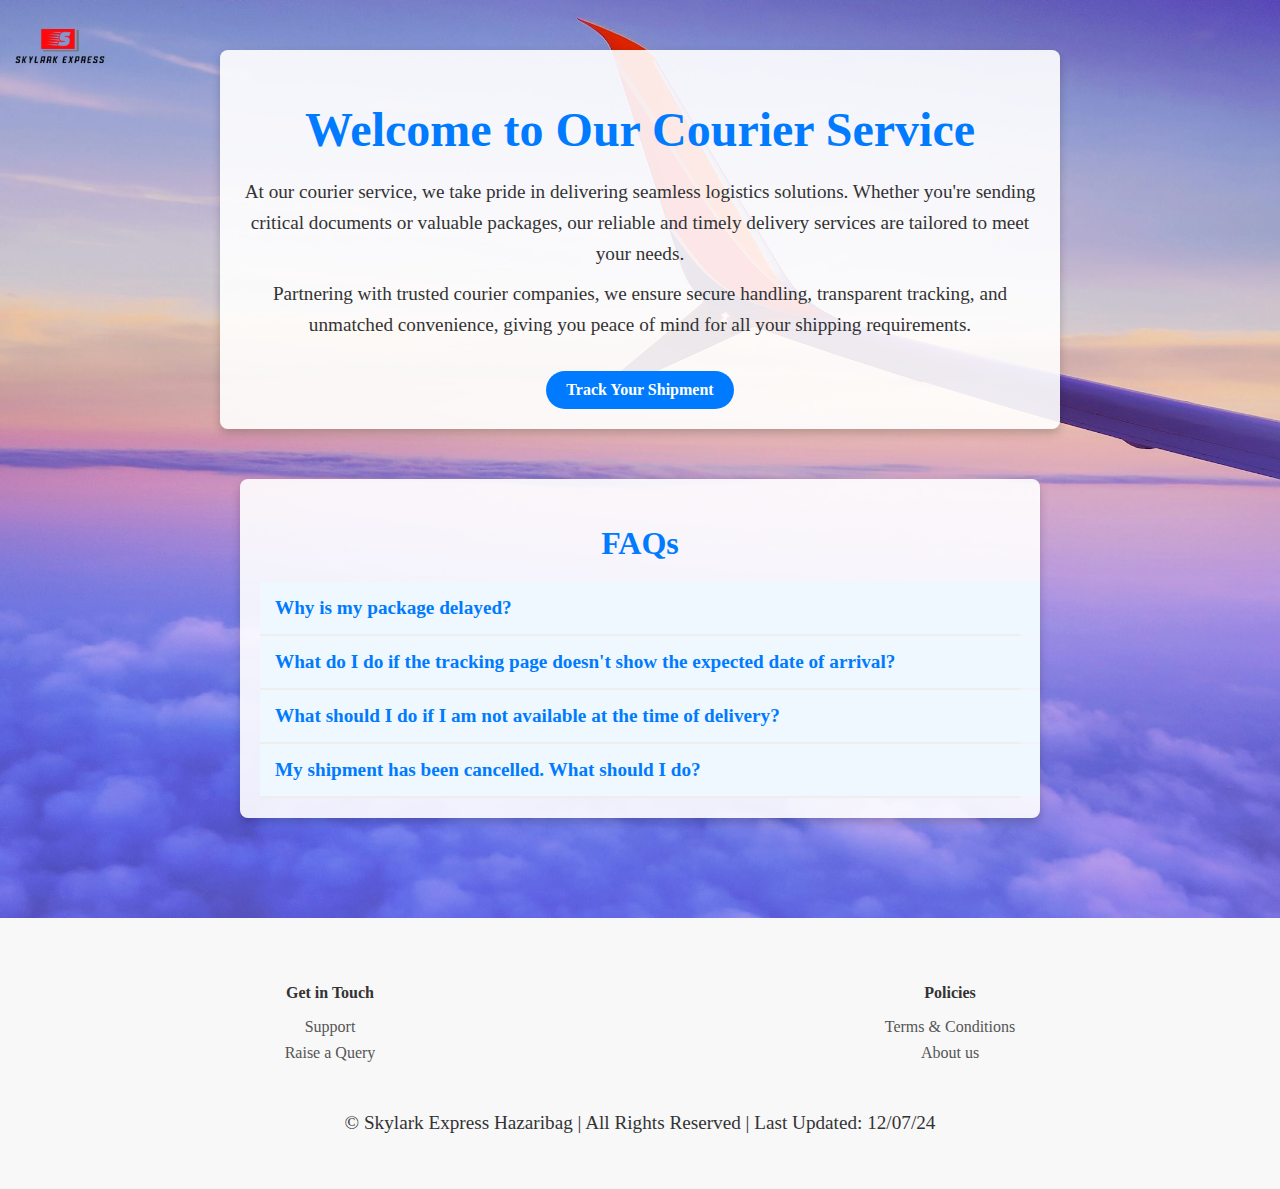
<file: index.html>
<!DOCTYPE html>
<html lang="en">
<head>
  <meta charset="UTF-8">
  <meta name="viewport" content="width=device-width, initial-scale=1.0">
  <title>Courier Service</title>
  <style>
    body {
      margin: 0;
      padding: 0;
      display: flex;
      flex-direction: column;
      min-height: 100vh;
      background-size: cover;
      background-image: url('assets/intro-bg.jpg');
    }

    .logo {
      position: absolute;
      top: 10px;
      left: 10px;
      width: 100px;
      height: auto;
    }

    .container {
      text-align: center;
      flex-grow: 1;
      padding: 50px 20px;
    }

    .intro-text {
      background: rgba(255, 255, 255, 0.9);
      padding: 20px;
      border-radius: 8px;
      box-shadow: 0 4px 10px rgba(0, 0, 0, 0.2);
      max-width: 800px;
      margin: 0 auto;
    }

    h1 {
      font-size: 3rem;
      color: #007BFF;
      margin-bottom: 20px;
    }

    p {
      font-size: 1.2rem;
      color: #333;
      line-height: 1.6;
      margin: 10px 0;
    }

    .btn {
      display: inline-block;
      margin-top: 20px;
      padding: 10px 20px;
      border: none;
      border-radius: 30px;
      color: white;
      background: #007BFF;
      text-decoration: none;
      font-size: 1rem;
      font-weight: bold;
      transition: background-color 0.3s ease, transform 0.3s ease;
    }

    .btn:hover {
      background-color: #0056b3;
      transform: scale(1.1);
    }

    .faq-container {
      max-width: 800px;
      margin: 50px auto;
      background: rgba(255, 255, 255, 0.9);
      padding: 20px;
      border-radius: 8px;
      box-shadow: 0 4px 10px rgba(0, 0, 0, 0.2);
      overflow: hidden; /* Ensures content stays inside */
      box-sizing: border-box; /* Includes padding in width */
    }


    .faq-title {
      text-align: center;
      font-size: 2rem;
      color: #007BFF;
      margin-bottom: 20px;
    }

    .faq-item {
      border-bottom: 2px solid #eee;
    }

    .faq-question {
      cursor: pointer;
      padding: 15px;
      font-size: 1.2rem;
      color: #007BFF;
      font-weight: bold;
      background-color: #f0f8ff;
      transition: background-color 0.3s ease;
      border: none;
      width: 100%;
      text-align: left;
    }

    .faq-question:hover {
      background-color: #cce4ff;
    }

    .faq-answer {
      max-height: 0;
      opacity: 0;
      overflow: hidden;
      transition: max-height 0.5s ease-out, opacity 0.5s ease-out;
      padding: 0 15px;
      font-size: 1rem;
      color: #333;
      line-height: 1.6;
    }

    .faq-answer.open {
      max-height: 200px;
      opacity: 1;
      padding: 15px;
    }

    footer {
      background-color: #f8f8f8;
      padding: 40px 20px;
      text-align: center;
    }

    .footer-container {
      display: flex;
      justify-content: space-between;
      flex-wrap: wrap;
    }

    .footer-section {
      flex: 1;
      min-width: 200px;
      margin: 10px;
    }

    .footer-section h3 {
      font-size: 16px;
      color: #333;
      margin-bottom: 10px;
    }

    .footer-section ul {
      list-style: none;
      padding: 0;
    }

    .footer-section ul li {
      margin-bottom: 8px;
    }

    .footer-section ul li a {
      text-decoration: none;
      color: #555;
    }

    .footer-section ul li a:hover {
      color: #000;
    }

    .footer-bottom {
      margin-top: 20px;
      font-size: 12px;
      color: #666;
      text-align: center;
    }
  </style>
</head>
<body>
  <img src="assets/logo.png" alt="Courier Service Logo" class="logo">
  <div class="container">
    <div class="intro-text">
      <h1>Welcome to Our Courier Service</h1>
      <p>At our courier service, we take pride in delivering seamless logistics solutions. Whether you're sending critical documents or valuable packages, our reliable and timely delivery services are tailored to meet your needs.</p>
      <p>Partnering with trusted courier companies, we ensure secure handling, transparent tracking, and unmatched convenience, giving you peace of mind for all your shipping requirements.</p>
      <a href="track.html" class="btn">Track Your Shipment</a>
    </div>

    <!-- FAQ Section -->
    <div class="faq-container">
      <h2 class="faq-title">FAQs</h2>
      <div class="faq-item">
        <div class="faq-question">Why is my package delayed?</div>
        <div class="faq-answer">Your delivery may get delayed due to unforeseen circumstances. A new delivery timeframe will be shared with you when you track your shipment on our website. In case you have additional questions or concerns, please raise a support ticket from here.
          You can contact us for further information +91-8092814641.</div>
      </div>
      <div class="faq-item">
        <div class="faq-question">What do I do if the tracking page doesn't show the expected date of arrival?</div>
        <div class="faq-answer">You can wait for 24hrs and if the problem still continues, report us the problem on the Support page.</div>
      </div>
      <div class="faq-item">
        <div class="faq-question">What should I do if I am not available at the time of delivery?</div>
        <div class="faq-answer">You can contact at +91 8092814641 and ask for futher details..</div>
      </div>
      <div class="faq-item">
        <div class="faq-question">My shipment has been cancelled. What should I do?</div>
        <div class="faq-answer">Please contact our support page to initiate the information or refund process.</div>
      </div>
    </div>
  </div>

  <footer>
    <div class="footer-container">
      <div class="footer-section">
        <h3>Get in Touch</h3>
        <ul>
          <li><a href="support.html">Support</a></li>
          <li><a href="query.html">Raise a Query</a></li>
        </ul>
      </div>
      <div class="footer-section">
        <h3>Policies</h3>
        <ul>
          <li><a href="t&m.html">Terms & Conditions</a></li>
          <li><a href="aboutus.html">About us</a></li>
        </ul>
      </div>
    </div>
    <div class="footer-bottom">
      <p>© Skylark Express Hazaribag | All Rights Reserved | Last Updated: 12/07/24</p>
    </div>
  </footer>

  <script>
    const faqItems = document.querySelectorAll('.faq-item');

    faqItems.forEach(item => {
      const question = item.querySelector('.faq-question');
      const answer = item.querySelector('.faq-answer');

      question.addEventListener('click', () => {
        const isOpen = answer.classList.contains('open');
        document.querySelectorAll('.faq-answer').forEach(ans => ans.classList.remove('open'));
        if (!isOpen) {
          answer.classList.add('open');
        }
      });
    });
  </script>
</body>
</html>
</file>
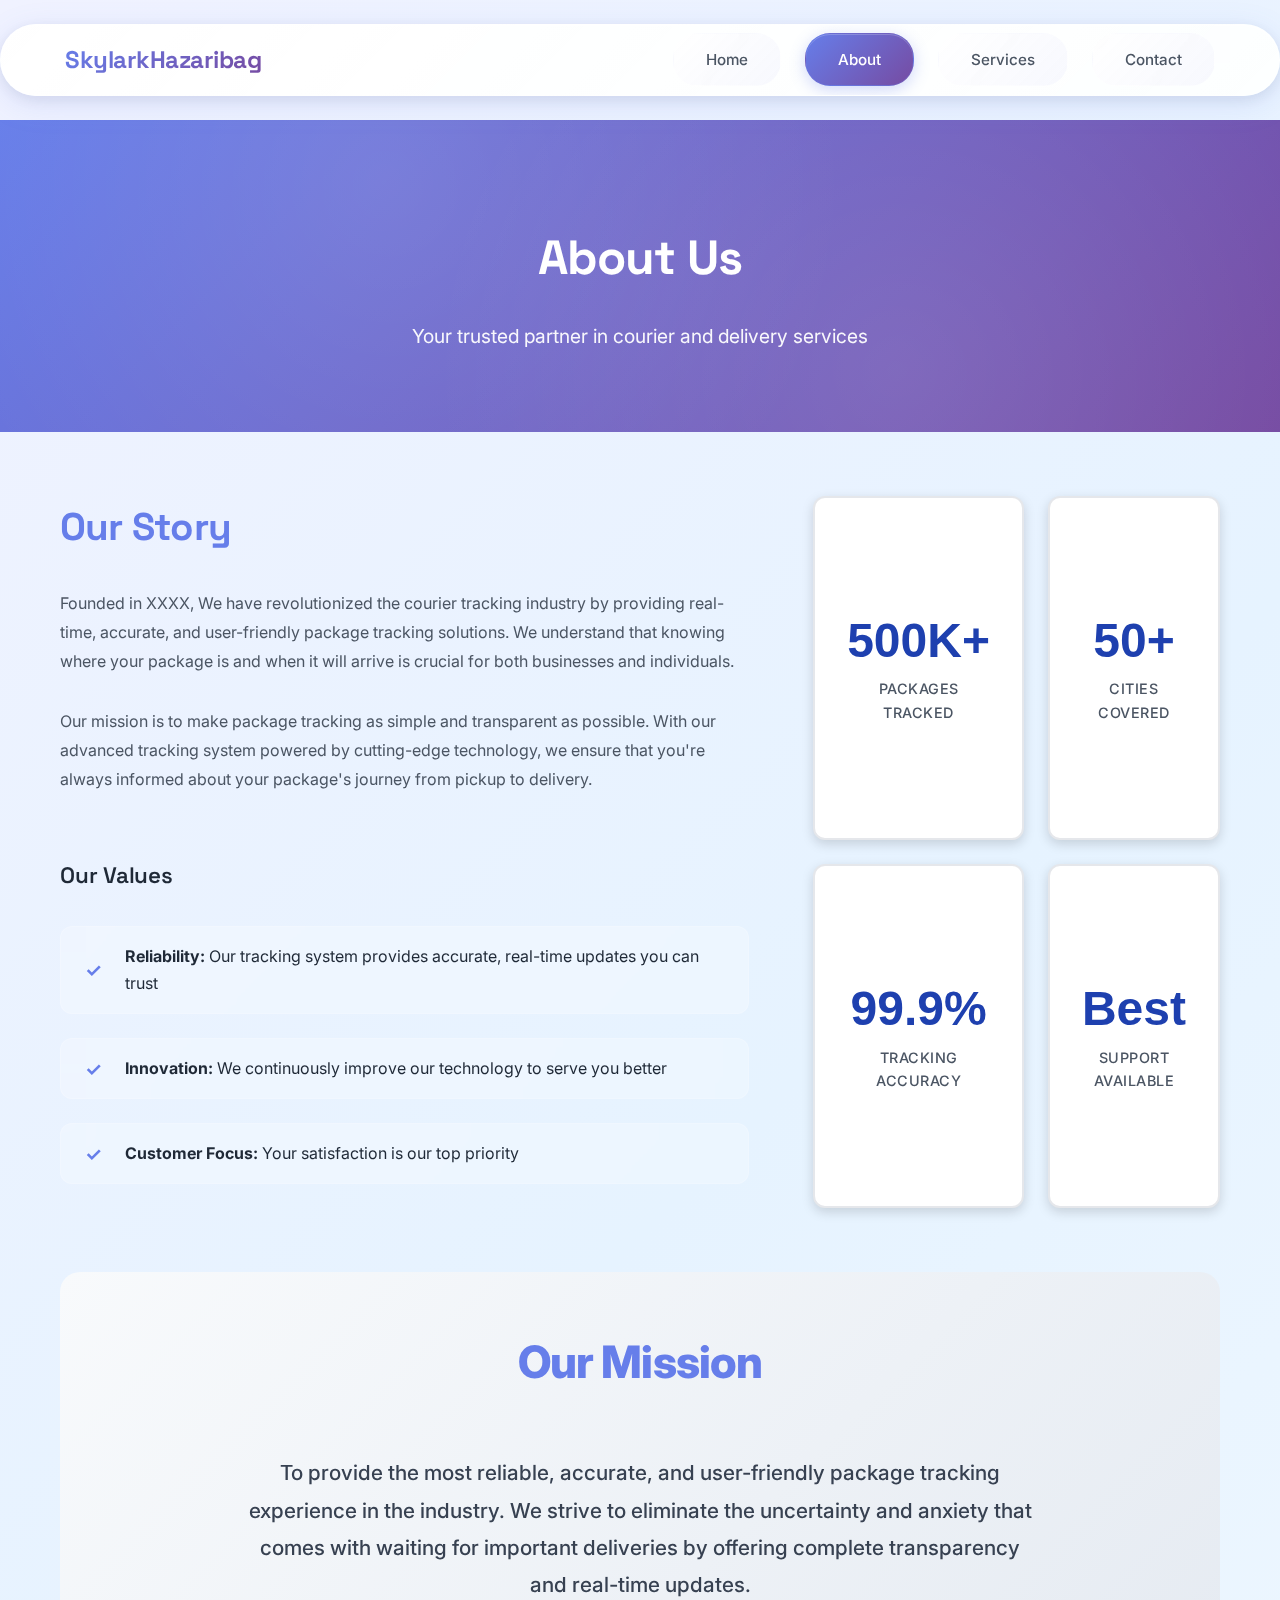
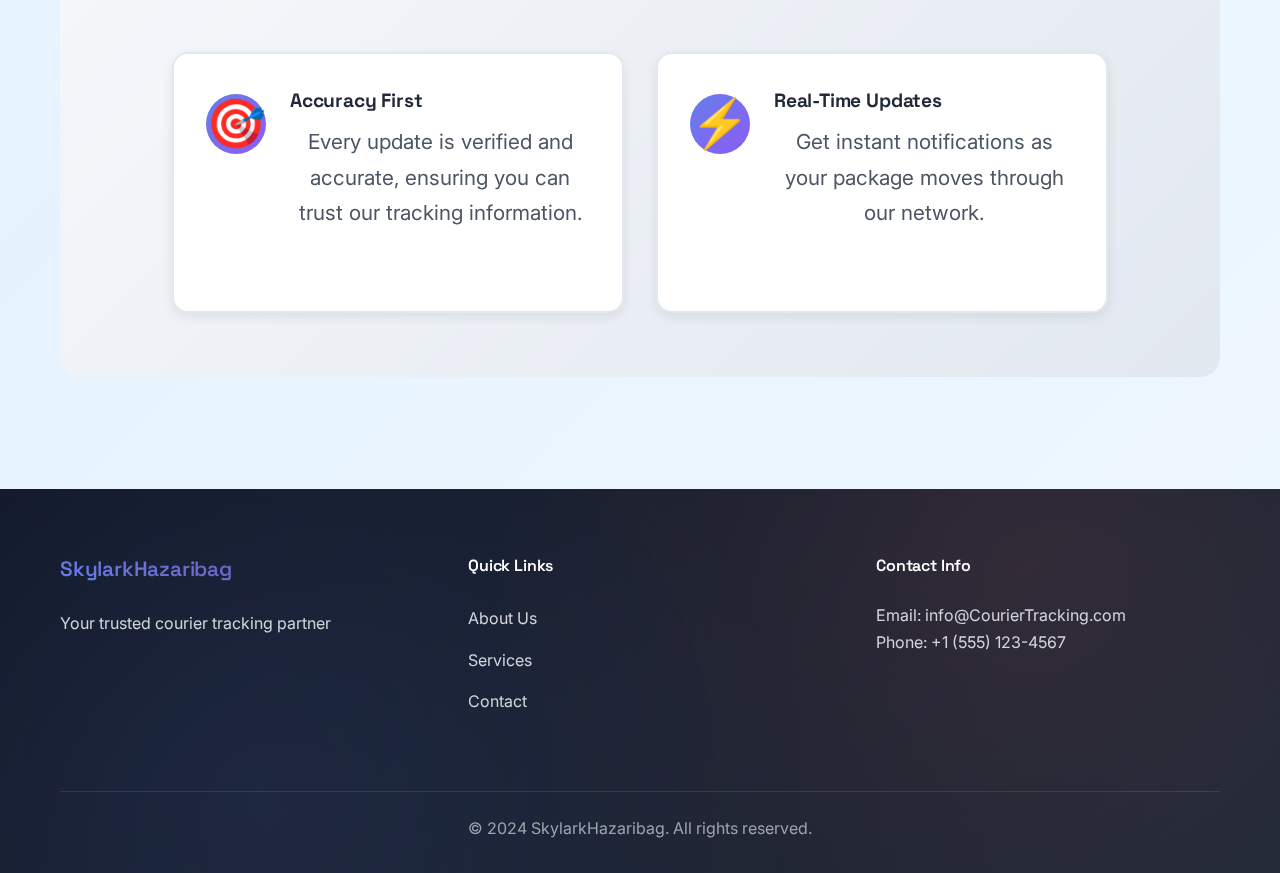
<file: about.html>
<!DOCTYPE html>
<html lang="en">
<head>
    <meta charset="UTF-8">
    <meta name="viewport" content="width=device-width, initial-scale=1.0">
    <title>About Us - SkylarkHazaribag</title>
    <link rel="stylesheet" href="styles.css">
</head>
<body>
    <nav class="navbar">
        <div class="nav-container">
            <div class="logo">
                <h2>SkylarkHazaribag</h2>
            </div>
            <ul class="nav-menu">
                <li><a href="index.html" class="nav-link">Home</a></li>
                <li><a href="about.html" class="nav-link active">About</a></li>
                <li><a href="services.html" class="nav-link">Services</a></li>
                <li><a href="contact.html" class="nav-link">Contact</a></li>
            </ul>
            <div class="hamburger">
                <span class="bar"></span>
                <span class="bar"></span>
                <span class="bar"></span>
            </div>
        </div>
    </nav>
    
    <div class="mobile-menu">
        <a href="index.html">Home</a>
        <a href="about.html">About</a>
        <a href="services.html">Services</a>
        <a href="contact.html">Contact</a>
    </div>

    <main>
        <section class="page-hero">
            <div class="container">
                <h1>About Us</h1>
                <p>Your trusted partner in courier and delivery services</p>
            </div>
        </section>

        <section class="about-content">
            <div class="container">
                <div class="about-grid">
                    <div class="about-text">
                        <h2>Our Story</h2>
                        <p>Founded in XXXX, We have revolutionized the courier tracking industry by providing real-time, accurate, and user-friendly package tracking solutions. We understand that knowing where your package is and when it will arrive is crucial for both businesses and individuals.</p>
                        
                        <p>Our mission is to make package tracking as simple and transparent as possible. With our advanced tracking system powered by cutting-edge technology, we ensure that you're always informed about your package's journey from pickup to delivery.</p>

                        <h3>Our Values</h3>
                        <ul class="values-list">
                            <li><strong>Reliability:</strong> Our tracking system provides accurate, real-time updates you can trust</li>
                            <li><strong>Innovation:</strong> We continuously improve our technology to serve you better</li>
                            <li><strong>Customer Focus:</strong> Your satisfaction is our top priority</li>
                        </ul>
                    </div>
                    
                    <div class="about-stats">
                        <div class="stat-card">
                            <div class="stat-number">500K+</div>
                            <div class="stat-label">Packages Tracked</div>
                        </div>
                        <div class="stat-card">
                            <div class="stat-number">50+</div>
                            <div class="stat-label">Cities Covered</div>
                        </div>
                        <div class="stat-card">
                            <div class="stat-number">99.9%</div>
                            <div class="stat-label">Tracking Accuracy</div>
                        </div>
                        <div class="stat-card">
                            <div class="stat-number">Best</div>
                            <div class="stat-label">Support Available</div>
                        </div>
                    </div>
                </div>

                <div class="mission-section">
                    <h2>Our Mission</h2>
                    <div class="mission-content">
                        <p>To provide the most reliable, accurate, and user-friendly package tracking experience in the industry. We strive to eliminate the uncertainty and anxiety that comes with waiting for important deliveries by offering complete transparency and real-time updates.</p>
                        
                        <div class="mission-points">
                            <div class="mission-point">
                                <div class="point-icon">🎯</div>
                                <div class="point-content">
                                    <h4>Accuracy First</h4>
                                    <p>Every update is verified and accurate, ensuring you can trust our tracking information.</p>
                                </div>
                            </div>
                            <div class="mission-point">
                                <div class="point-icon">⚡</div>
                                <div class="point-content">
                                    <h4>Real-Time Updates</h4>
                                    <p>Get instant notifications as your package moves through our network.</p>
                                </div>
                            </div>
                        </div>
                    </div>
                </div>
            </div>
        </section>
    </main>

    <footer class="footer">
        <div class="container">
            <div class="footer-content">
                <div class="footer-section">
                    <h3>SkylarkHazaribag</h3>
                    <p>Your trusted courier tracking partner</p>
                </div>
                <div class="footer-section">
                    <h4>Quick Links</h4>
                    <ul>
                        <li><a href="about.html">About Us</a></li>
                        <li><a href="services.html">Services</a></li>
                        <li><a href="contact.html">Contact</a></li>
                    </ul>
                </div>
                <div class="footer-section">
                    <h4>Contact Info</h4>
                    <p>Email: info@CourierTracking.com</p>
                    <p>Phone: +1 (555) 123-4567</p>
                </div>
            </div>
            <div class="footer-bottom">
                <p>&copy; 2024 SkylarkHazaribag. All rights reserved.</p>
            </div>
        </div>
    </footer>

    <script src="script.js"></script>
</body>
</html>
</file>
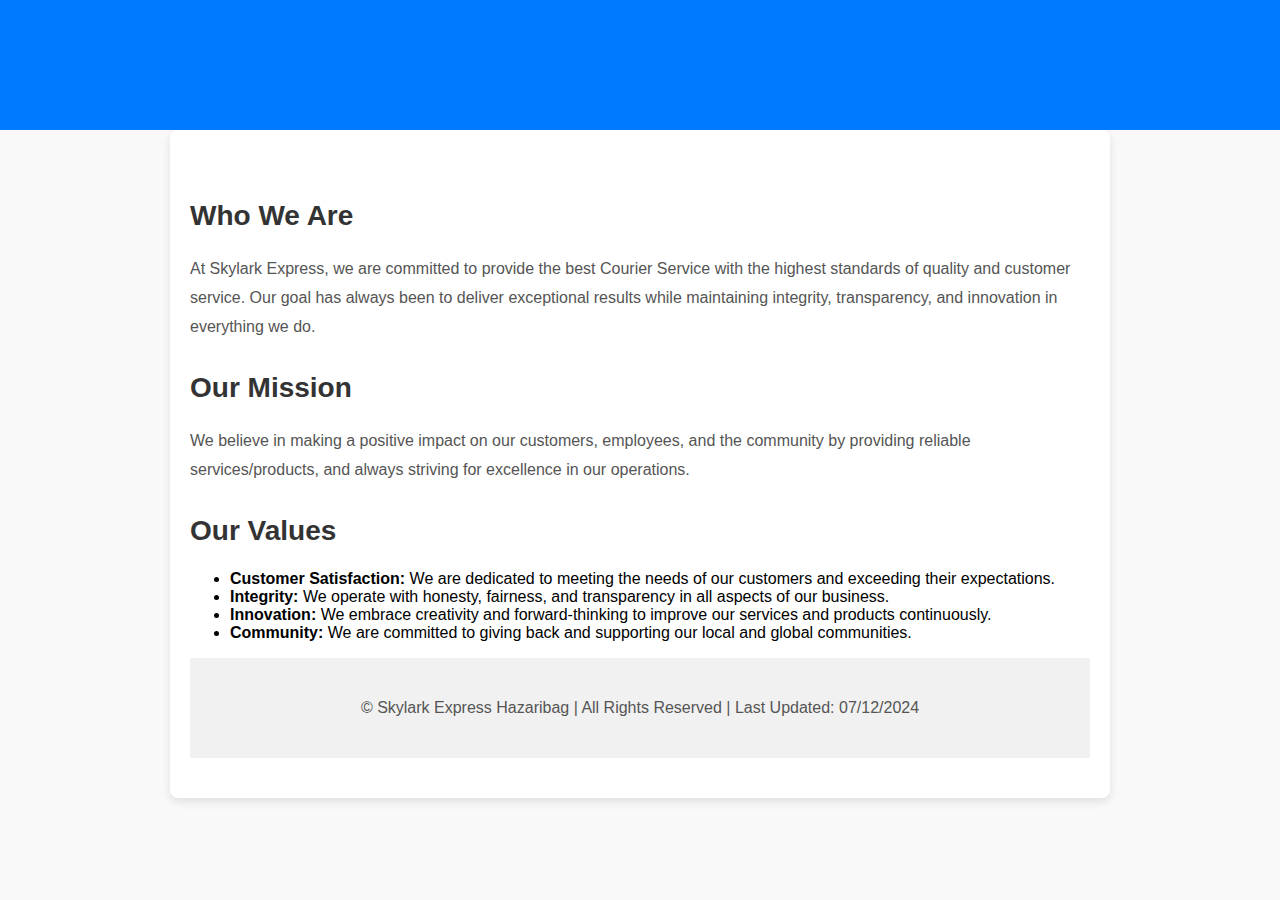
<file: aboutus.html>
<!DOCTYPE html>
<html lang="en">
<head>
  <meta charset="UTF-8">
  <meta name="viewport" content="width=device-width, initial-scale=1.0">
  <title>About Us</title>
  <style>
    body {
      font-family: Arial, sans-serif;
      margin: 0;
      padding: 0;
      background-color: #f9f9f9;
    }

    .header {
      background-color: #007BFF;
      color: white;
      padding: 20px;
      text-align: center;
    }

    .container {
      padding: 40px 20px;
      max-width: 900px;
      margin: 0 auto;
      background-color: white;
      box-shadow: 0 4px 10px rgba(0, 0, 0, 0.1);
      border-radius: 8px;
    }

    h1 {
      color: #007BFF;
      text-align: center;
      font-size: 36px;
    }

    h2 {
      color: #333;
      font-size: 28px;
      margin-top: 30px;
    }

    p {
      color: #555;
      line-height: 1.8;
      font-size: 16px;
      margin-bottom: 15px;
    }

    .team {
      display: flex;
      flex-wrap: wrap;
      justify-content: space-between;
      margin-top: 40px;
    }

    .team-member {
      text-align: center;
      width: 30%;
      margin-bottom: 20px;
    }

    .team-member img {
      width: 150px;
      height: 150px;
      border-radius: 50%;
      margin-bottom: 15px;
    }

    .team-member h3 {
      color: #333;
      font-size: 20px;
      margin-bottom: 10px;
    }

    .team-member p {
      color: #777;
      font-size: 14px;
    }

    footer {
      background-color: #f1f1f1;
      padding: 20px;
      text-align: center;
      font-size: 14px;
      color: #777;
    }
  </style>
</head>
<body>

  <div class="header">
    <h1>About Us</h1>
  </div>

  <div class="container">
    <h2>Who We Are</h2>
    <p>At Skylark Express, we are committed to provide the best Courier Service with the highest standards of quality and customer service. Our goal has always been to deliver exceptional results while maintaining integrity, transparency, and innovation in everything we do.</p>

    <h2>Our Mission</h2>
    <p>We believe in making a positive impact on our customers, employees, and the community by providing reliable services/products, and always striving for excellence in our operations.</p>

    <h2>Our Values</h2>
    <ul>
      <li><strong>Customer Satisfaction:</strong> We are dedicated to meeting the needs of our customers and exceeding their expectations.</li>
      <li><strong>Integrity:</strong> We operate with honesty, fairness, and transparency in all aspects of our business.</li>
      <li><strong>Innovation:</strong> We embrace creativity and forward-thinking to improve our services and products continuously.</li>
      <li><strong>Community:</strong> We are committed to giving back and supporting our local and global communities.</li>
    </ul>
  <footer>
    <p>© Skylark Express Hazaribag | All Rights Reserved | Last Updated: 07/12/2024</p>
  </footer>

</body>
</html>
</file>
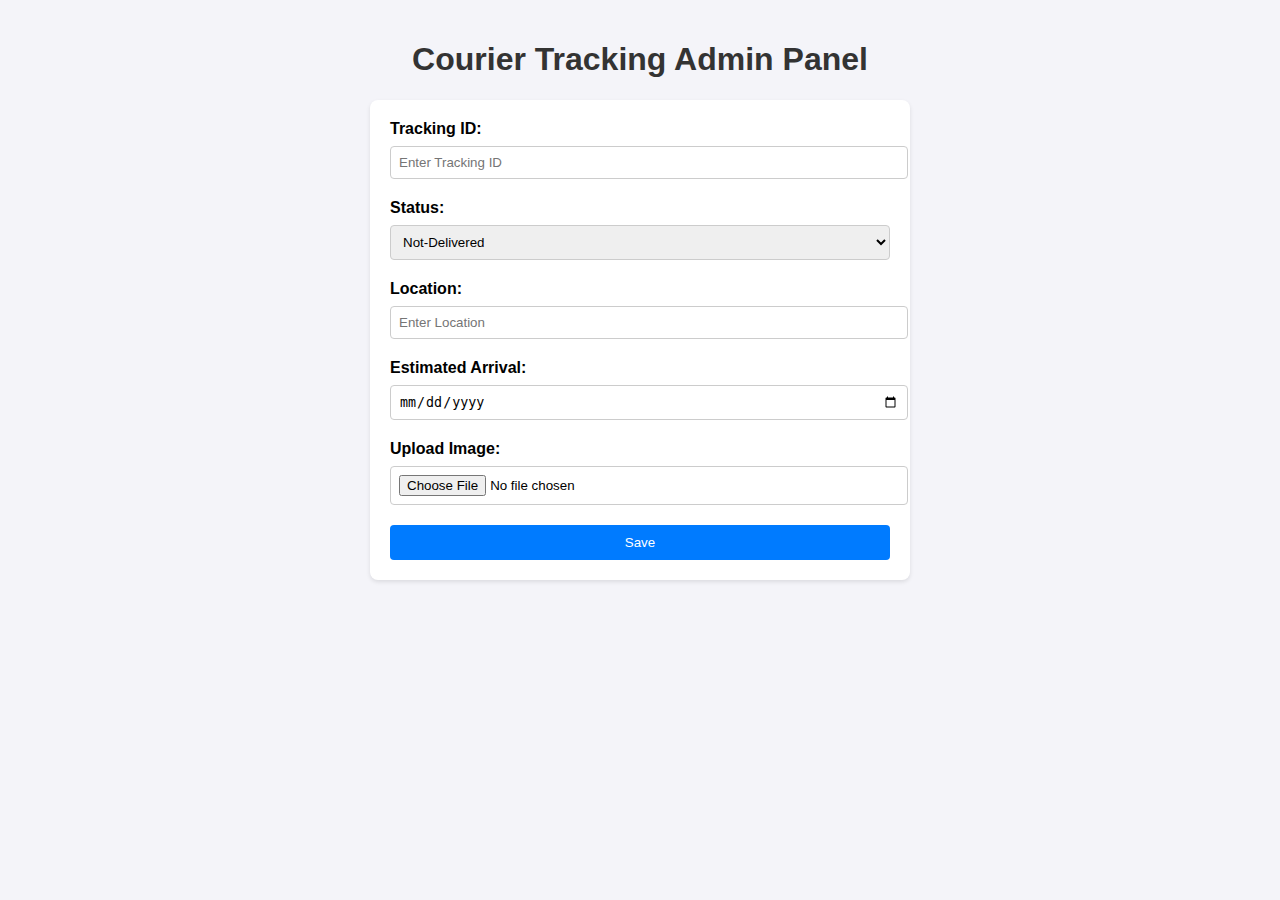
<file: admin.html>
<!DOCTYPE html>
<html lang="en">
<head>
  <meta charset="UTF-8">
  <meta name="viewport" content="width=device-width, initial-scale=1.0">
  <title>Admin Panel</title>
  <style>
    body {
      font-family: Arial, sans-serif;
      margin: 0;
      padding: 20px;
      background-color: #f4f4f9;
    }
    h1 {
      text-align: center;
      color: #333;
    }
    form {
      max-width: 500px;
      margin: 20px auto;
      padding: 20px;
      background: #fff;
      border-radius: 8px;
      box-shadow: 0 2px 4px rgba(0, 0, 0, 0.1);
    }
    label {
      display: block;
      margin-bottom: 8px;
      font-weight: bold;
    }
    input, select {
      width: 100%;
      padding: 8px;
      margin-bottom: 20px;
      border: 1px solid #ccc;
      border-radius: 4px;
    }
    button {
      width: 100%;
      padding: 10px;
      background-color: #007bff;
      color: white;
      border: none;
      border-radius: 4px;
      cursor: pointer;
    }
    button:hover {
      background-color: #0056b3;
    }
    .message {
      text-align: center;
      margin-top: 20px;
      font-weight: bold;
    }
  </style>
</head>
<body>
  <h1>Courier Tracking Admin Panel</h1>
  <form id="adminForm" enctype="multipart/form-data">
    <label for="trackingID">Tracking ID:</label>
    <input type="text" id="trackingID" placeholder="Enter Tracking ID" required>

    <label for="status">Status:</label>
    <select id="status">
      <option value="Not-Delivered">Not-Delivered</option>
      <option value="Delivered">Delivered</option>
    </select>

    <label for="location">Location:</label>
    <input type="text" id="location" placeholder="Enter Location" required>

    <label for="estimatedArrival">Estimated Arrival:</label>
    <input type="date" id="estimatedArrival" required>

    <label for="image">Upload Image:</label>
    <input type="file" id="image" accept="image/*" required>

    <button type="submit">Save</button>
  </form>
  <div class="message" id="message"></div>

  <script>
    const form = document.getElementById('adminForm');
    const messageDiv = document.getElementById('message');

    form.addEventListener('submit', async (e) => {
      e.preventDefault();

      const formData = new FormData(form);

      try {
        const response = await fetch('/update-data.php', {
          method: 'POST',
          body: formData,
        });

        const result = await response.text();
        messageDiv.textContent = result;
        messageDiv.style.color = 'green';

        form.reset();
      } catch (error) {
        console.error(error);
        messageDiv.textContent = 'Error updating data.';
        messageDiv.style.color = 'red';
      }
    });
  </script>
</body>
</html>
</file>
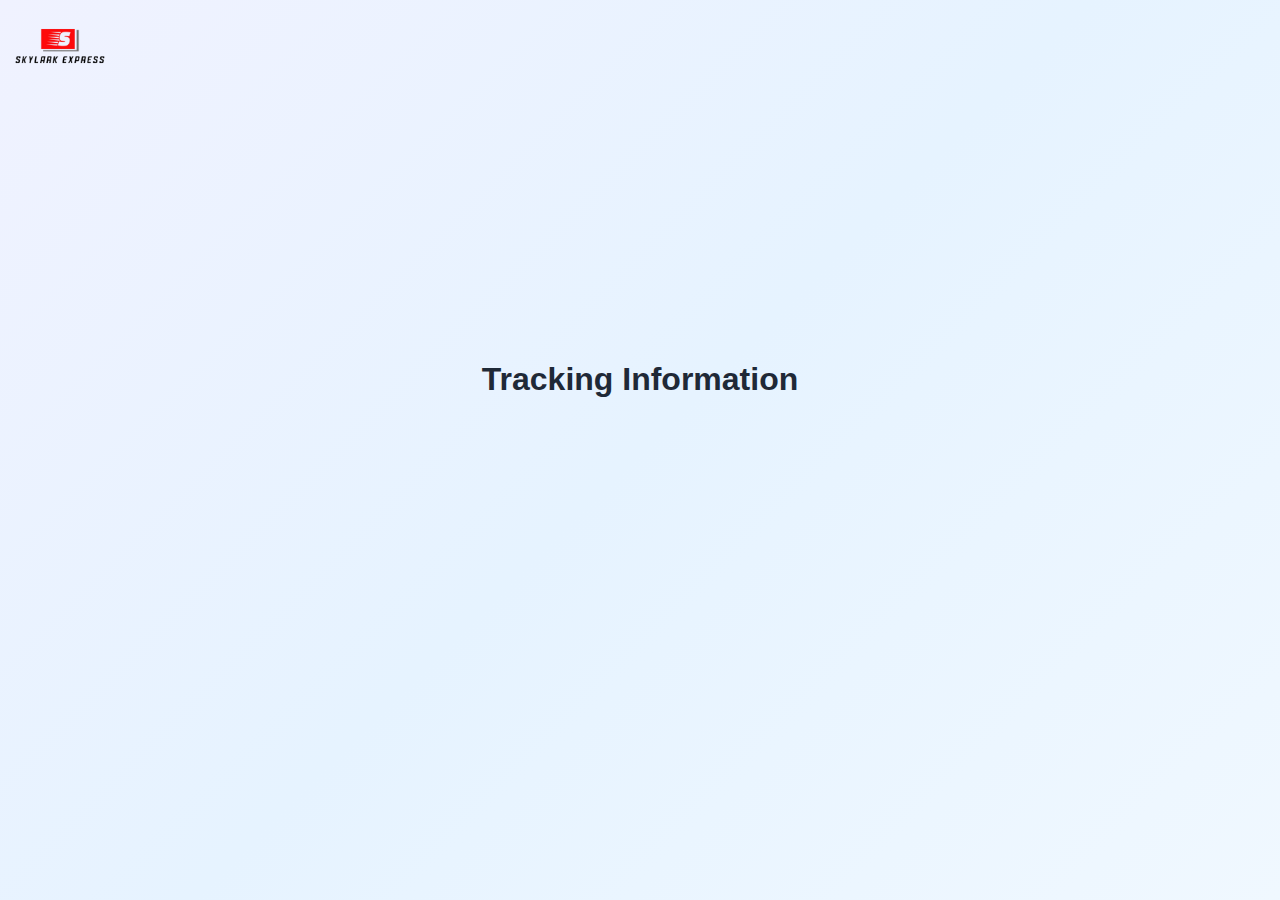
<file: final.html>
<!DOCTYPE html>
<html lang="en">
<head>
    <meta charset="UTF-8">
    <meta name="viewport" content="width=device-width, initial-scale=1.0">
    <title>Tracking Details</title>
    <link rel="stylesheet" href="styles.css">
  
    <style>
        body {
            display: flex;
            justify-content: center;
            align-items: center;
            height: 100vh;
            margin: 0;
            background-color: #f5f5f5;
            font-family: Arial, sans-serif;
        }

        .logo {
            position: absolute;
            top: 10px;
            left: 10px;
            width: 100px;
            height: auto;
            z-index: 10;
        }

        .container {
            text-align: center;
            width: 80%;
            max-width: 800px;
        }

        .tracking-container {
            display: flex;
            flex-direction: column;
            justify-content: center;
            align-items: center;
            margin-top: 50px;
            padding: 20px;
            background-color: rgba(255, 255, 255, 0.9);
            border-radius: 10px;
            box-shadow: 0 4px 8px rgba(0, 0, 0, 0.1);
            width: 100%;
            opacity: 0;
            animation: fadeIn 2s forwards;
            box-sizing: border-box;
        }

        .tracking-info {
            text-align: center;
            font-size: 1.2rem;
            color: #333;
            max-width: 500px;
            width: 100%;
            margin-top: 20px;
        }

        .tracking-info h2 {
            color: #007BFF;
            margin-bottom: 10px;
        }

        .tracking-image {
            position: absolute;
            top: 90%;
            width: 100%;
            max-width: 600px;
            margin-top: -40px;
            margin-bottom: 20px;
            border-radius: 10px;
            box-shadow: 0 4px 6px rgba(0, 0, 0, 0.1);
        }

        .error-message {
            color: red;
            font-size: 1.2rem;
            margin-top: 20px;
        }

        @keyframes fadeIn {
            from {
                opacity: 0;
            }
            to {
                opacity: 1;
            }
        }
    </style>
</head>
<body>
    <img src="assets/logo.png" alt="Courier Service Logo" class="logo">
    <div class="container">
      <h1>Tracking Information</h1>
      <div id="trackingInfo" class="tracking-container"></div>
    </div>
  
    <script>
      const urlParams = new URLSearchParams(window.location.search);
      const trackingNumber = urlParams.get('trackingNumber');
  
      if (trackingNumber) {
        fetch('data.json')
          .then(response => response.json())
          .then(data => {
            const trackingData = data[trackingNumber];
            const trackingInfoDiv = document.getElementById('trackingInfo');
            if (trackingData) {
              trackingInfoDiv.innerHTML = `
                <img src="${trackingData.image}" alt="Tracking Image" class="tracking-image">
                <div class="tracking-info">
                  <h2>Status: ${trackingData.status}</h2>
                  <p>Location: ${trackingData.location}</p>
                  <p>Estimated Arrival: ${trackingData.estimatedArrival}</p>
                </div>
              `;
            } else {
              trackingInfoDiv.innerHTML = `<p class="error-message">Invalid Tracking Number.</p>`;
            }
          })
          .catch(error => {
            console.error('Error fetching data:', error);
            document.getElementById('trackingInfo').innerHTML = `<p class="error-message">There was an error fetching the tracking details.</p>`;
          });
      } else {
        document.getElementById('trackingInfo').innerHTML = `<p class="error-message">No tracking number provided.</p>`;
      }
    </script>
  </body>
  </html>
</file>
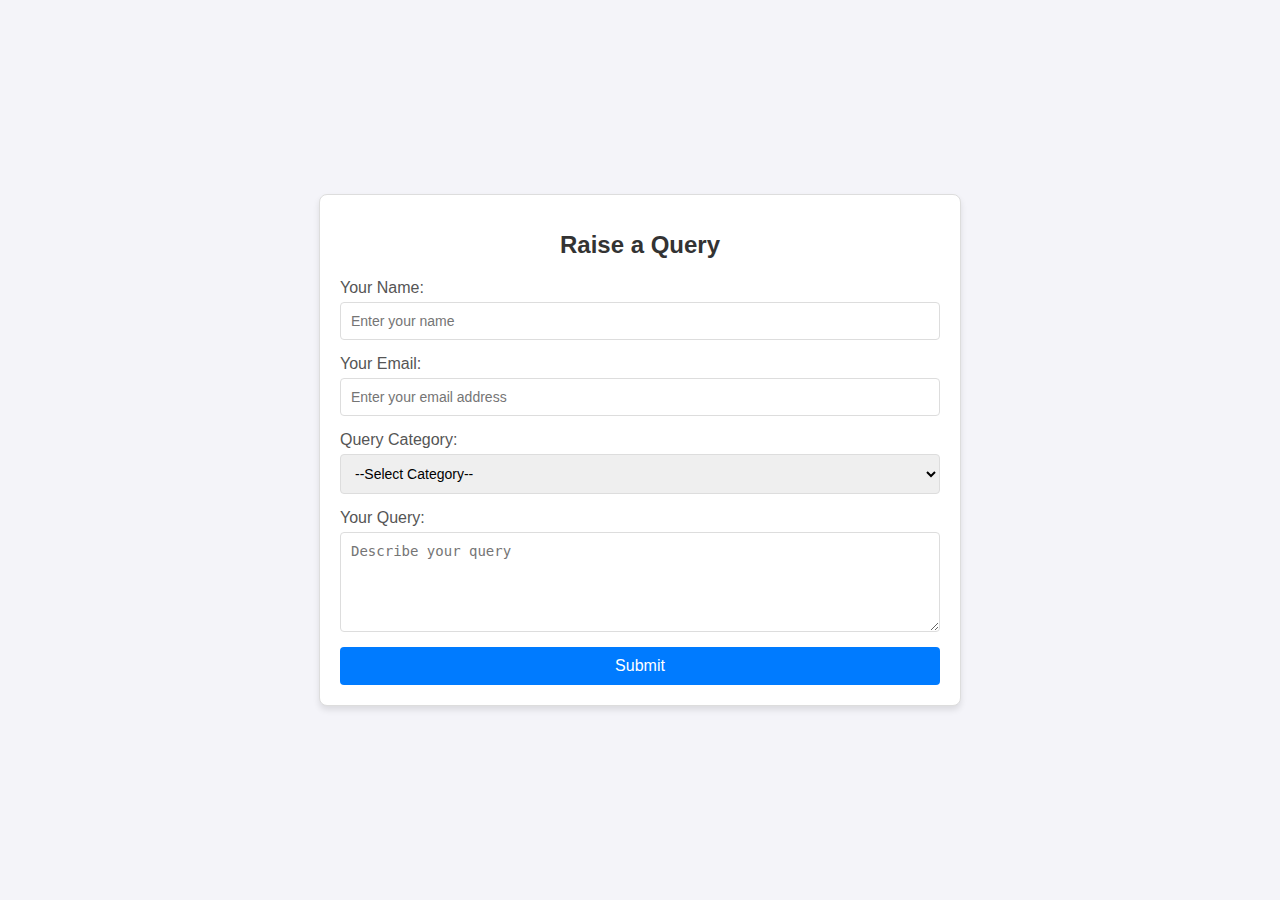
<file: query.html>
<!DOCTYPE html>
<html lang="en">
<head>
  <meta charset="UTF-8">
  <meta name="viewport" content="width=device-width, initial-scale=1.0">
  <title>Raise a Query</title>
  <style>
    body {
      font-family: Arial, sans-serif;
      margin: 0;
      padding: 0;
      background-color: #f4f4f9;
      display: flex;
      flex-direction: column;
      align-items: center;
      justify-content: center;
      min-height: 100vh;
    }

    .query-container {
      background-color: #ffffff;
      border: 1px solid #ddd;
      border-radius: 8px;
      padding: 20px;
      box-shadow: 0 4px 6px rgba(0, 0, 0, 0.1);
      max-width: 600px;
      width: 90%;
    }

    h1 {
      font-size: 24px;
      color: #333;
      text-align: center;
      margin-bottom: 20px;
    }

    form {
      display: flex;
      flex-direction: column;
    }

    label {
      font-size: 16px;
      margin-bottom: 5px;
      color: #555;
    }

    input, select, textarea {
      font-size: 14px;
      padding: 10px;
      margin-bottom: 15px;
      border: 1px solid #ddd;
      border-radius: 4px;
      width: 100%;
      box-sizing: border-box;
    }

    textarea {
      resize: vertical;
      height: 100px;
    }

    button {
      background-color: #007BFF;
      color: #ffffff;
      padding: 10px;
      font-size: 16px;
      border: none;
      border-radius: 4px;
      cursor: pointer;
      transition: background-color 0.3s;
    }

    button:hover {
      background-color: #0056b3;
    }

    .message {
      margin-top: 20px;
      font-size: 14px;
      color: #28a745;
      text-align: center;
    }
  </style>
</head>
<body>
  <div class="query-container">
    <h1>Raise a Query</h1>
    <form action="https://formspree.io/f/xjkvdkee" method="post" >
      <label for="name">Your Name:</label>
      <input type="text" id="name" name="name" placeholder="Enter your name" required>

      <label for="email">Your Email:</label>
      <input type="email" id="email" name="email" placeholder="Enter your email address" required>

      <label for="category">Query Category:</label>
      <select id="category" name="category" required>
        <option value="">--Select Category--</option>
        <option value="Shipping Issue">Shipping Issue</option>
        <option value="Billing Inquiry">Billing Inquiry</option>
        <option value="Account Support">Account Support</option>
        <option value="Other">Other</option>
      </select>

      <label for="query">Your Query:</label>
      <textarea id="query" name="query" placeholder="Describe your query" required></textarea>

      <button type="submit">Submit</button>
    </form>
  </div>
</body>
</html>
</file>
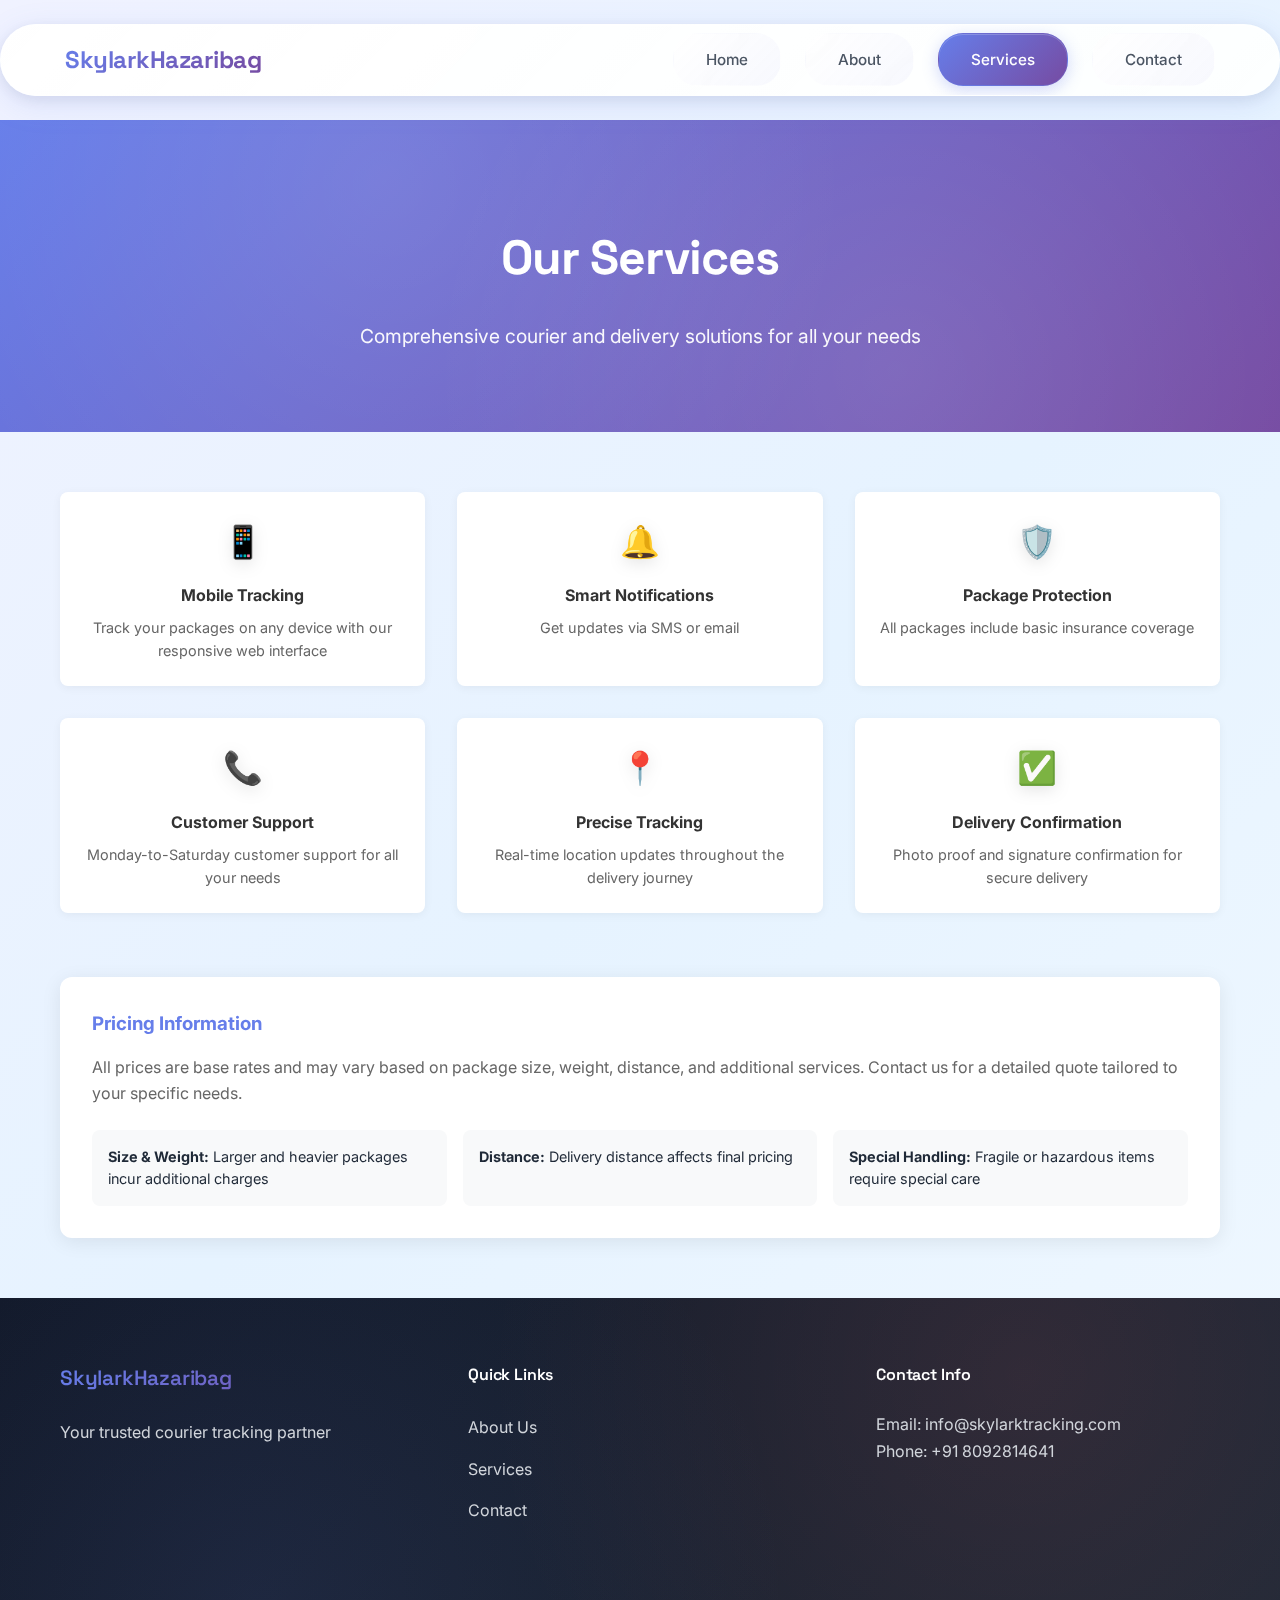
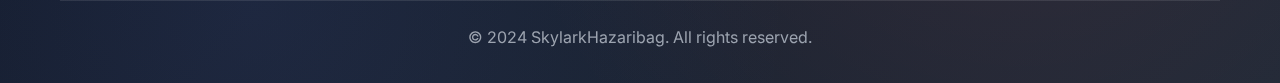
<file: services.html>
<!DOCTYPE html>
<html lang="en">
<head>
    <meta charset="UTF-8">
    <meta name="viewport" content="width=device-width, initial-scale=1.0">
    <title>Services - CourierTracking</title>
    <link rel="stylesheet" href="styles.css">
</head>
<body>
    <nav class="navbar">
        <div class="nav-container">
            <div class="logo">
                <h2>SkylarkHazaribag</h2>
            </div>
            <ul class="nav-menu">
                <li><a href="index.html" class="nav-link">Home</a></li>
                <li><a href="about.html" class="nav-link">About</a></li>
                <li><a href="services.html" class="nav-link active">Services</a></li>
                <li><a href="contact.html" class="nav-link">Contact</a></li>
            </ul>
            <div class="hamburger">
                <span class="bar"></span>
                <span class="bar"></span>
                <span class="bar"></span>
            </div>
        </div>
    </nav>
    <div class="mobile-menu">
        <a href="index.html">Home</a>
        <a href="about.html">About</a>
        <a href="services.html">Services</a>
        <a href="contact.html">Contact</a>
    </div>
    <main>
        <section class="page-hero">
            <div class="container">
                <h1>Our Services</h1>
                <p>Comprehensive courier and delivery solutions for all your needs</p>
            </div>
        </section>

        <section class="services-content">
            <div class="container">
                <div class="service-features-section">
                    <div class="features-grid">
                        <div class="feature-item">
                            <div class="feature-icon">📱</div>
                            <h4>Mobile Tracking</h4>
                            <p>Track your packages on any device with our responsive web interface</p>
                        </div>
                        <div class="feature-item">
                            <div class="feature-icon">🔔</div>
                            <h4>Smart Notifications</h4>
                            <p>Get updates via SMS or email</p>
                        </div>
                        <div class="feature-item">
                            <div class="feature-icon">🛡️</div>
                            <h4>Package Protection</h4>
                            <p>All packages include basic insurance coverage</p>
                        </div>
                        <div class="feature-item">
                            <div class="feature-icon">📞</div>
                            <h4>Customer Support</h4>
                            <p>Monday-to-Saturday customer support for all your needs</p>
                        </div>
                        <div class="feature-item">
                            <div class="feature-icon">📍</div>
                            <h4>Precise Tracking</h4>
                            <p>Real-time location updates throughout the delivery journey</p>
                        </div>
                        <div class="feature-item">
                            <div class="feature-icon">✅</div>
                            <h4>Delivery Confirmation</h4>
                            <p>Photo proof and signature confirmation for secure delivery</p>
                        </div>
                    </div>
                </div>

                <div class="pricing-note">
                    <h3>Pricing Information</h3>
                    <p>All prices are base rates and may vary based on package size, weight, distance, and additional services. Contact us for a detailed quote tailored to your specific needs.</p>
                    <div class="pricing-factors">
                        <div class="factor">
                            <strong>Size & Weight:</strong> Larger and heavier packages incur additional charges
                        </div>
                        <div class="factor">
                            <strong>Distance:</strong> Delivery distance affects final pricing
                        </div>
                        <div class="factor">
                            <strong>Special Handling:</strong> Fragile or hazardous items require special care
                        </div>
                    </div>
                </div>
            </div>
        </section>
    </main>

    <footer class="footer">
        <div class="container">
            <div class="footer-content">
                <div class="footer-section">
                    <h3>SkylarkHazaribag</h3>
                    <p>Your trusted courier tracking partner</p>
                </div>
                <div class="footer-section">
                    <h4>Quick Links</h4>
                    <ul>
                        <li><a href="about.html">About Us</a></li>
                        <li><a href="services.html">Services</a></li>
                        <li><a href="contact.html">Contact</a></li>
                    </ul>
                </div>
                <div class="footer-section">
                    <h4>Contact Info</h4>
                    <p>Email: info@skylarktracking.com</p>
                    <p>Phone: +91 8092814641</p>
                </div>
            </div>
            <div class="footer-bottom">
                <p>&copy; 2024 SkylarkHazaribag. All rights reserved.</p>
            </div>
        </div>
    </footer>

    <script src="script.js"></script>
</body>
</html>
</file>
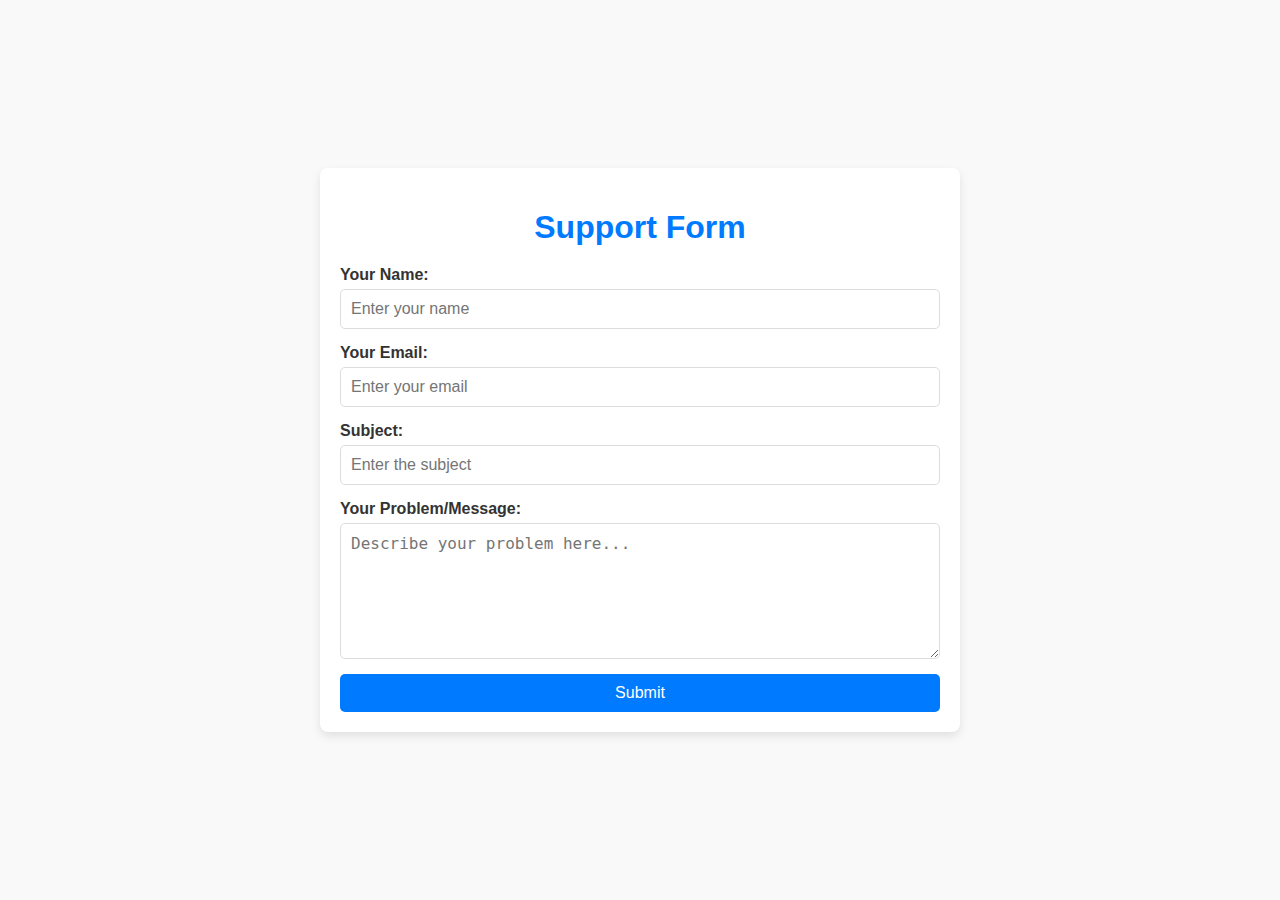
<file: support.html>
<!DOCTYPE html>
<html lang="en">
<head>
  <meta charset="UTF-8">
  <meta name="viewport" content="width=device-width, initial-scale=1.0">
  <title>Support Page</title>
  <style>
    body {
      margin: 0;
      font-family: Arial, sans-serif;
      background-color: #f9f9f9;
      color: #333;
      display: flex;
      justify-content: center;
      align-items: center;
      height: 100vh;
    }

    .support-container {
      width: 100%;
      max-width: 600px;
      background: #fff;
      padding: 20px;
      box-shadow: 0 4px 10px rgba(0, 0, 0, 0.1);
      border-radius: 8px;
    }

    h1 {
      text-align: center;
      color: #007BFF;
      margin-bottom: 20px;
    }

    form {
      display: flex;
      flex-direction: column;
    }

    label {
      font-weight: bold;
      margin-bottom: 5px;
    }

    input, textarea {
      font-size: 1rem;
      padding: 10px;
      margin-bottom: 15px;
      border: 1px solid #ddd;
      border-radius: 5px;
    }

    input:focus, textarea:focus {
      outline: none;
      border-color: #007BFF;
      box-shadow: 0 0 5px rgba(0, 123, 255, 0.5);
    }

    .btn {
      background-color: #007BFF;
      color: white;
      font-size: 1rem;
      padding: 10px;
      border: none;
      border-radius: 5px;
      cursor: pointer;
      transition: background-color 0.3s ease;
    }

    .btn:hover {
      background-color: #0056b3;
    }

    .success-message {
      text-align: center;
      color: green;
      margin-top: 20px;
    }
  </style>
</head>
<body>
  <div class="support-container">
    <h1>Support Form</h1>
    <form action="https://formspree.io/f/mnnqynbz" method="POST">
      <label for="name">Your Name:</label>
      <input type="text" id="name" name="name" placeholder="Enter your name" required>
  
      <label for="email">Your Email:</label>
      <input type="email" id="email" name="email" placeholder="Enter your email" required>
  
      <label for="subject">Subject:</label>
      <input type="text" id="subject" name="subject" placeholder="Enter the subject" required>
  
      <label for="message">Your Problem/Message:</label>
      <textarea id="message" name="message" rows="6" placeholder="Describe your problem here..." required></textarea>
  
      <button type="submit" class="btn">Submit</button>
  </form>   
  </div>
</body>
</html>
</file>
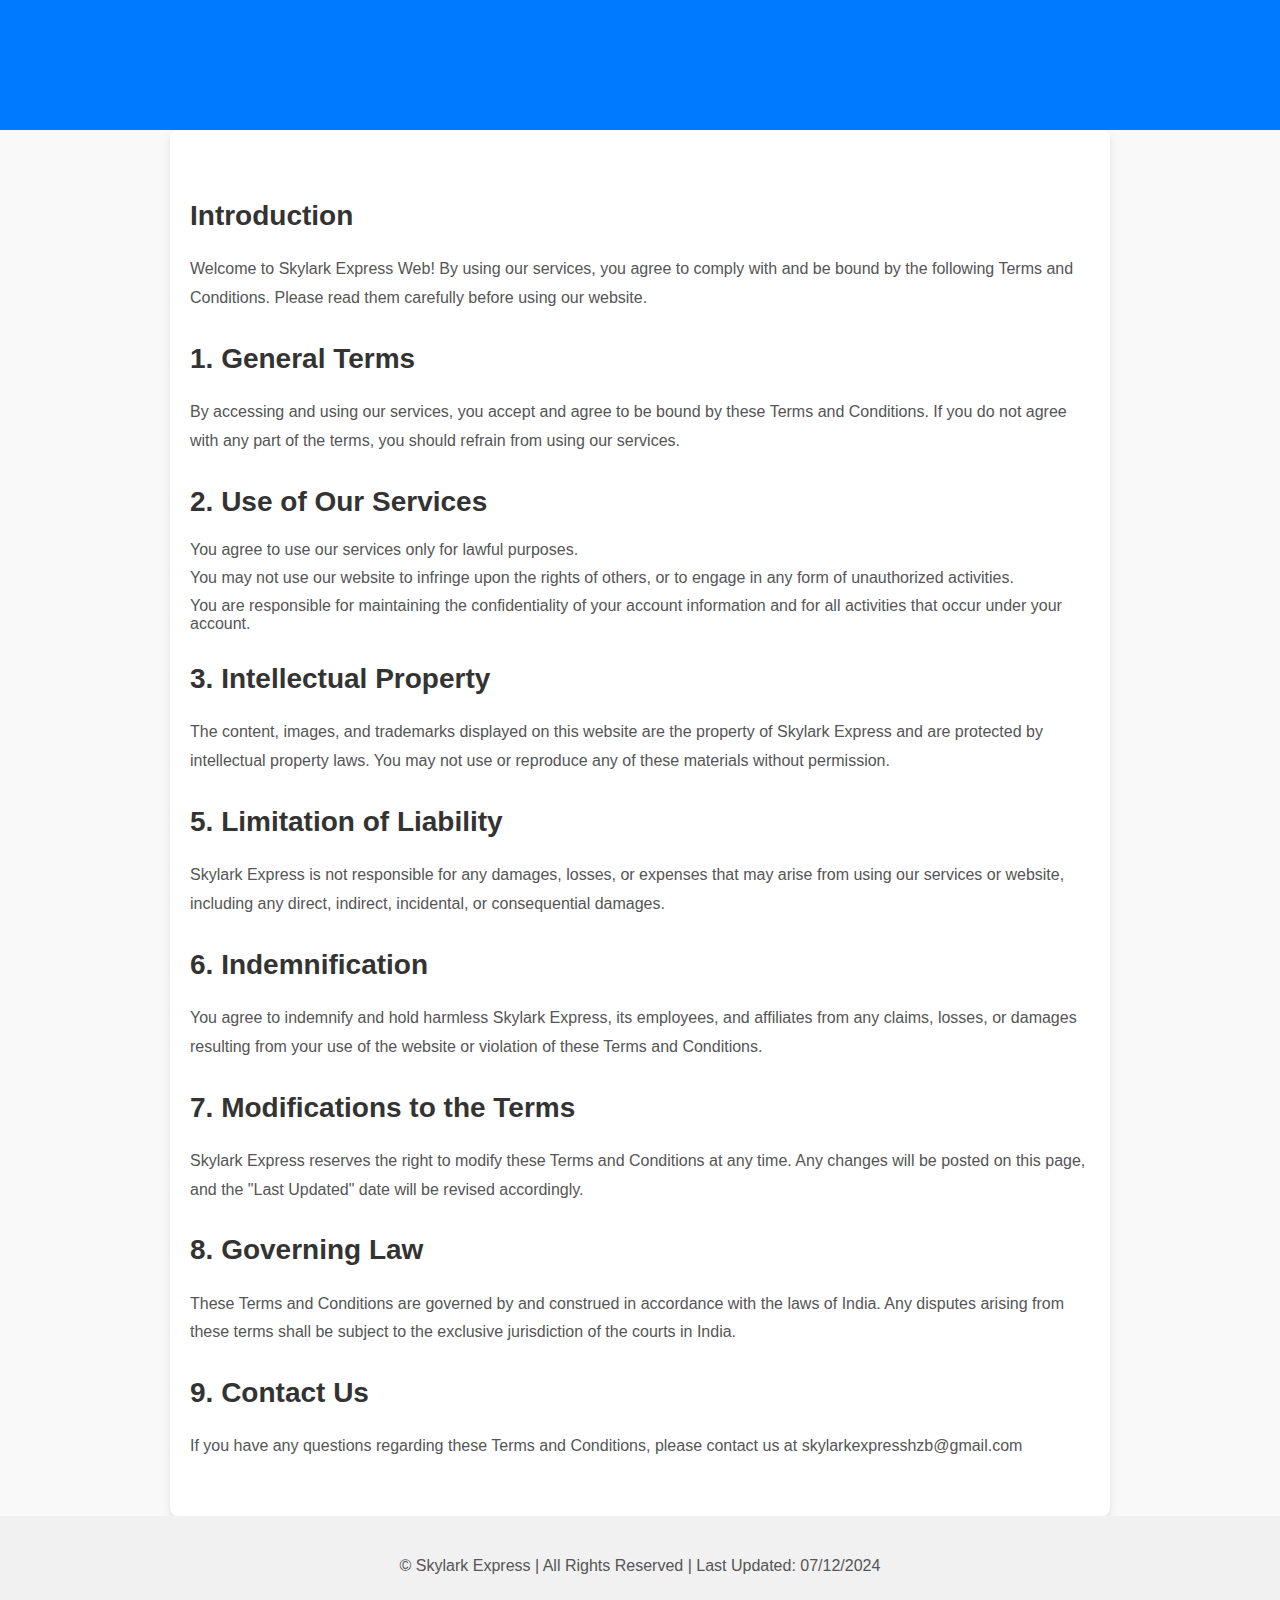
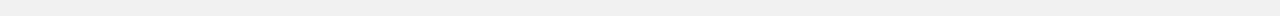
<file: t&m.html>
<!DOCTYPE html>
<html lang="en">
<head>
  <meta charset="UTF-8">
  <meta name="viewport" content="width=device-width, initial-scale=1.0">
  <title>Terms and Conditions</title>
  <style>
    body {
      font-family: Arial, sans-serif;
      margin: 0;
      padding: 0;
      background-color: #f9f9f9;
    }

    .header {
      background-color: #007BFF;
      color: white;
      padding: 20px;
      text-align: center;
    }

    .container {
      padding: 40px 20px;
      max-width: 900px;
      margin: 0 auto;
      background-color: white;
      box-shadow: 0 4px 10px rgba(0, 0, 0, 0.1);
      border-radius: 8px;
    }

    h1 {
      color: #007BFF;
      text-align: center;
      font-size: 36px;
    }

    h2 {
      color: #333;
      font-size: 28px;
      margin-top: 30px;
    }

    p {
      color: #555;
      line-height: 1.8;
      font-size: 16px;
      margin-bottom: 15px;
    }

    ul {
      list-style: none;
      padding: 0;
    }

    ul li {
      font-size: 16px;
      color: #555;
      margin-bottom: 10px;
    }

    footer {
      background-color: #f1f1f1;
      padding: 20px;
      text-align: center;
      font-size: 14px;
      color: #777;
    }
  </style>
</head>
<body>
  <div class="header">
    <h1>Terms and Conditions</h1>
  </div>

  <div class="container">
    <h2>Introduction</h2>
    <p>Welcome to Skylark Express Web! By using our services, you agree to comply with and be bound by the following Terms and Conditions. Please read them carefully before using our website.</p>

    <h2>1. General Terms</h2>
    <p>By accessing and using our services, you accept and agree to be bound by these Terms and Conditions. If you do not agree with any part of the terms, you should refrain from using our services.</p>

    <h2>2. Use of Our Services</h2>
    <ul>
      <li>You agree to use our services only for lawful purposes.</li>
      <li>You may not use our website to infringe upon the rights of others, or to engage in any form of unauthorized activities.</li>
      <li>You are responsible for maintaining the confidentiality of your account information and for all activities that occur under your account.</li>
    </ul>

    <h2>3. Intellectual Property</h2>
    <p>The content, images, and trademarks displayed on this website are the property of Skylark Express and are protected by intellectual property laws. You may not use or reproduce any of these materials without permission.</p>

    <h2>5. Limitation of Liability</h2>
    <p>Skylark Express is not responsible for any damages, losses, or expenses that may arise from using our services or website, including any direct, indirect, incidental, or consequential damages.</p>

    <h2>6. Indemnification</h2>
    <p>You agree to indemnify and hold harmless Skylark Express, its employees, and affiliates from any claims, losses, or damages resulting from your use of the website or violation of these Terms and Conditions.</p>

    <h2>7. Modifications to the Terms</h2>
    <p>Skylark Express reserves the right to modify these Terms and Conditions at any time. Any changes will be posted on this page, and the "Last Updated" date will be revised accordingly.</p>

    <h2>8. Governing Law</h2>
    <p>These Terms and Conditions are governed by and construed in accordance with the laws of India. Any disputes arising from these terms shall be subject to the exclusive jurisdiction of the courts in India.</p>

    <h2>9. Contact Us</h2>
    <p>If you have any questions regarding these Terms and Conditions, please contact us at skylarkexpresshzb@gmail.com</p>
  </div>

  <footer>
    <p>© Skylark Express | All Rights Reserved | Last Updated: 07/12/2024</p>
  </footer>
</body>
</html>
</file>
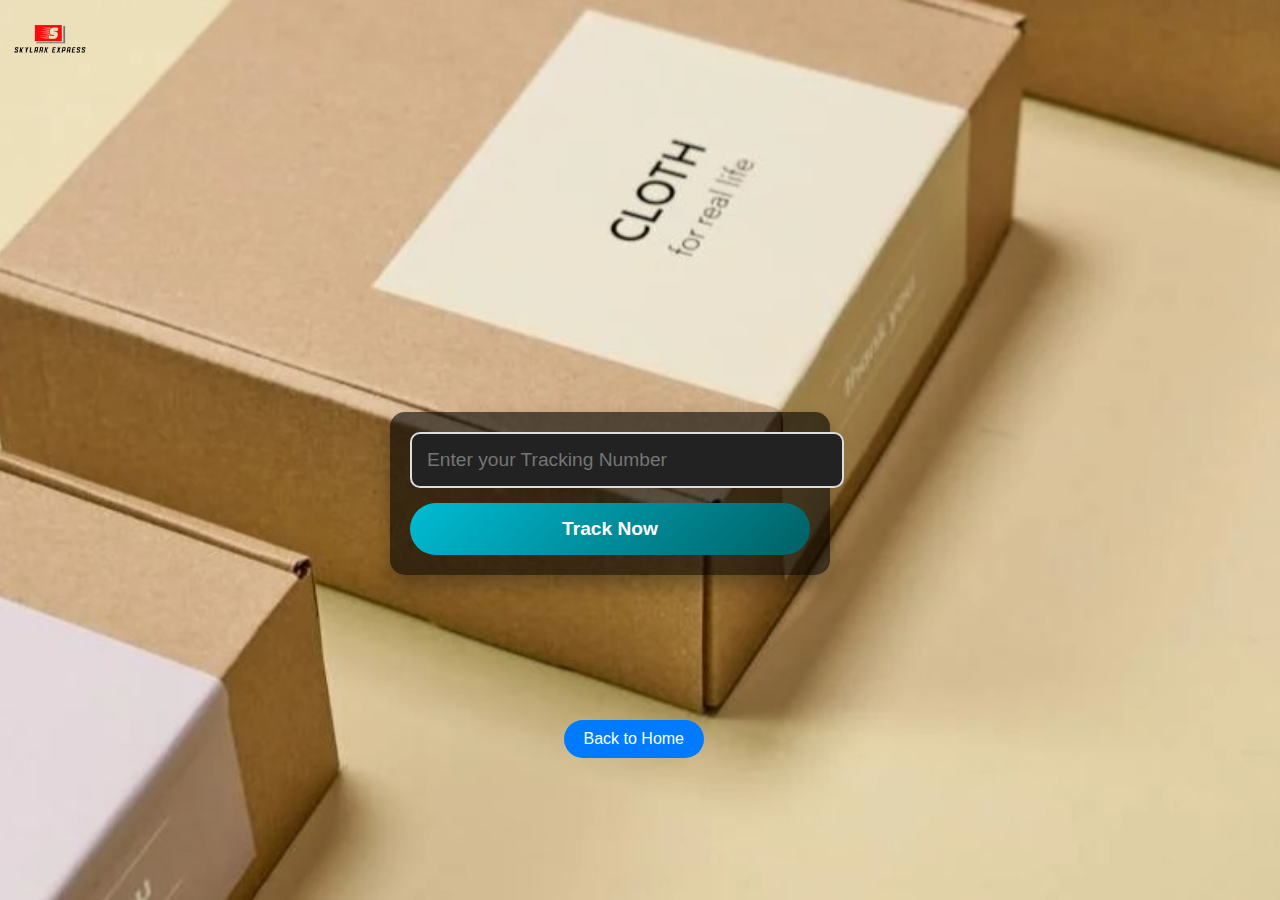
<file: track.html>
<!DOCTYPE html>
<html lang="en">
<head>
  <meta charset="UTF-8">
  <meta name="viewport" content="width=device-width, initial-scale=1.0">
  <title>Track Package</title>
  <style>
    body {
        margin: 0;
        padding: 0;
        display: flex;
        justify-content: center;
        align-items: center;
        min-height: 100vh;
        background-size: cover;
        background-position: center;
        animation: background-animation 10s infinite alternate;
        font-family: Arial, sans-serif;
    }
    .logo {
        position: absolute;
        top: 10px;
        left: 10px;
        width: 80px;
        height: auto;
        z-index: 10;
    }
    .track-bg {
        background-image: url('assets/track-bg.jpg');
    }
    .container {
        text-align: center;
        color: #000;
        width: 90%;
        max-width: 500px;
    }
    .typewriter {
        display: inline-block;
        overflow: hidden;
        white-space: nowrap;
        width: 0;
        animation: typing 3s steps(60, end), blink-caret 0.75s step-end infinite;
        animation-fill-mode: forwards;
    }
    @keyframes typing {
        from {
            width: 0;
        }
        to {
            width: 100%;
        }
    }
    @keyframes blink-caret {
        50% {
            border-color: transparent;
        }
        100% {
            border-color: #fff;
        }
    }
    .typewriter::after {
        display: inline-block;
        margin-left: 5px;
        width: 2px;
        height: 1.5em;
        background-color: #000;
        animation: blink-caret 0.75s step-end infinite;
    }
    .form-container {
        background: rgba(0, 0, 0, 0.6);
        border-radius: 15px;
        padding: 20px;
        box-shadow: 0 10px 20px rgba(0, 0, 0, 0.3);
        width: 100%;
        max-width: 400px;
        margin-top: 20px;
    }
    .form-container:hover {
        transform: scale(1.05);
    }
    .track-box {
        display: flex;
        flex-direction: column;
        gap: 15px;
    }
    input {
        padding: 15px;
        font-size: 1.2rem;
        border: 2px solid #ddd;
        border-radius: 10px;
        width: 100%;
        background-color: #222;
        color: #fff;
        outline: none;
        transition: border-color 0.3s;
    }
    input:focus {
        border-color: #00bcd4;
    }
    #trackBtn {
        padding: 15px;
        border: none;
        border-radius: 50px;
        cursor: pointer;
        font-size: 1.2rem;
        background: linear-gradient(135deg, #00bcd4, #006064);
        color: white;
        font-weight: bold;
        transition: transform 0.3s ease, background-color 0.3s ease;
    }
    #trackBtn:hover {
        background: linear-gradient(135deg, #006064, #004d40);
        transform: scale(1.1);
    }
    #trackBtn:active {
        transform: scale(1.05);
    }
    .bt {
        position: fixed;
        top: 80%;
        right: 45%;
        padding: 10px 20px;
        border: none;
        border-radius: 30px;
        cursor: pointer;
        color: white;
        background: #007BFF;
        gap: 10px;
        transition: transform 0.3s ease, background-color 0.3s ease;
        text-decoration: none;
    }
    .bt:hover {
        background: #0056b3;
        transform: scale(1.1);
    }
    @keyframes fadeIn {
        from {
            opacity: 0;
        }
        to {
            opacity: 1;
        }
    }
    @keyframes background-animation {
        0% {
            filter: brightness(1);
        }
        100% {
            filter: brightness(0.8);
        }
    }
    /* Media Queries */
    @media (max-width: 768px) {
        .logo {
            width: 60px;
        }
        .form-container {
            padding: 15px;
            width: 90%;
        }
        input {
            font-size: 1rem;
            padding: 12px;
        }
        #trackBtn {
            font-size: 1rem;
            padding: 12px;
        }
        .bt {
            padding: 8px 16px;
            font-size: 0.9rem;
        }
    }
    @media (max-width: 480px) {
        .container {
            width: 100%;
        }
        .form-container {
            padding: 10px;
        }
        input {
            font-size: 0.9rem;
            padding: 10px;
        }
        #trackBtn {
            font-size: 0.9rem;
            padding: 10px;
        }
        .bt {
            font-size: 0.8rem;
        }
    }
  </style>
</head>
<body class="track-bg">
    <img src="assets/logo.png" alt="Courier Service Logo" class="logo">
    <div class="container">
      <h1 class="animated-heading">
        <span class="typewriter">Track Your Courier</span>
      </h1>
      <div class="form-container">
        <div class="track-box">
          <input type="text" id="trackingNumber" placeholder="Enter your Tracking Number">
          <button id="trackBtn" class="btn" onclick="redirectToFinalPage()">Track Now</button>
        </div>
      </div>
    </div>
    <a href="index.html" class="bt">Back to Home</a>
  
    <script>
      function redirectToFinalPage() {
        const trackingNumber = document.getElementById('trackingNumber').value;
        if (trackingNumber) {
          window.location.href = `final.html?trackingNumber=${trackingNumber}`;
        } else {
          alert("Please enter a valid tracking number.");
        }
      }
    </script>
</body>
</html>
</file>
<file: styles.css>
/* Import Google Fonts for modern typography */
@import url('https://fonts.googleapis.com/css2?family=Inter:wght@300;400;500;600;700;800&family=Space+Grotesk:wght@300;400;500;600;700&display=swap');

/* CSS Custom Properties for Modern Color Palette */
:root {
    /* Primary Colors - Modern Purple/Blue Gradient */
    --primary-gradient: linear-gradient(135deg, #667eea 0%, #764ba2 100%);
    --primary-gradient-hover: linear-gradient(135deg, #5a6fd8 0%, #6a4190 100%);
    --primary-color: #667eea;
    --primary-dark: #5a6fd8;
    
    /* Accent Colors */
    --accent-color: #ff6b6b;
    --accent-hover: #ff5252;
    --success-color: #10b981;
    --warning-color: #f59e0b;
    --error-color: #ef4444;
    
    /* Neutral Colors - Modern Grays */
    --gray-50: #f9fafb;
    --gray-100: #f3f4f6;
    --gray-200: #e5e7eb;
    --gray-300: #d1d5db;
    --gray-400: #9ca3af;
    --gray-500: #6b7280;
    --gray-600: #4b5563;
    --gray-700: #374151;
    --gray-800: #1f2937;
    --gray-900: #111827;
    
    /* Background Colors */
    --bg-primary: #ffffff;
    --bg-secondary: #f9fafb;
    --bg-tertiary: #f3f4f6;
    
    /* Glass Effect Variables */
    --glass-bg: rgba(255, 255, 255, 0.25);
    --glass-border: rgba(255, 255, 255, 0.18);
    --glass-shadow: 0 8px 32px 0 rgba(31, 38, 135, 0.37);
    
    /* Typography */
    --font-primary: 'Inter', -apple-system, BlinkMacSystemFont, sans-serif;
    --font-display: 'Space Grotesk', -apple-system, BlinkMacSystemFont, sans-serif;
    
    /* Spacing */
    --spacing-xs: 0.25rem;
    --spacing-sm: 0.5rem;
    --spacing-md: 1rem;
    --spacing-lg: 1.5rem;
    --spacing-xl: 2rem;
    --spacing-2xl: 3rem;
    --spacing-3xl: 4rem;
    
    /* Border Radius */
    --radius-sm: 6px;
    --radius-md: 12px;
    --radius-lg: 16px;
    --radius-xl: 24px;
    --radius-full: 9999px;
    
    /* Shadows */
    --shadow-sm: 0 1px 2px 0 rgba(0, 0, 0, 0.05);
    --shadow-md: 0 4px 6px -1px rgba(0, 0, 0, 0.1), 0 2px 4px -1px rgba(0, 0, 0, 0.06);
    --shadow-lg: 0 10px 15px -3px rgba(0, 0, 0, 0.1), 0 4px 6px -2px rgba(0, 0, 0, 0.05);
    --shadow-xl: 0 20px 25px -5px rgba(0, 0, 0, 0.1), 0 10px 10px -5px rgba(0, 0, 0, 0.04);
    --shadow-2xl: 0 25px 50px -12px rgba(0, 0, 0, 0.25);
}

/* Reset and Base Styles */
* {
    margin: 0;
    padding: 0;
    box-sizing: border-box;
}

body {
    font-family: var(--font-primary);
    line-height: 1.6;
    color: var(--gray-800);
    background: linear-gradient(135deg, #f0f2ff 0%, #e6f3ff 50%, #f0f8ff 100%);
    min-height: 100vh;
    -webkit-font-smoothing: antialiased;
    -moz-osx-font-smoothing: grayscale;
}

.container {
    max-width: 1200px;
    margin: 0 auto;
    padding: 0 20px;
}

/* Navigation */
.navbar {
    padding: var(--spacing-lg) 0;
    position: fixed;
    top: 0;
    left: 0;
    right: 0;
    width: 100%;
    z-index: 1000;
}

.nav-container {
    max-width: 1400px;
    margin: 0 auto;
    padding: var(--spacing-md) var(--spacing-3xl);
    display: flex;
    justify-content: space-between;
    align-items: center;
    background: linear-gradient(135deg, rgba(255, 255, 255, 0.98) 0%, rgba(255, 255, 255, 0.92) 100%);
    backdrop-filter: blur(25px) saturate(180%);
    -webkit-backdrop-filter: blur(25px) saturate(180%);
    border-radius: 50px;
    box-shadow: 0 8px 32px rgba(102, 126, 234, 0.15), 0 4px 16px rgba(0, 0, 0, 0.08), inset 0 1px 0 rgba(255, 255, 255, 0.8);
    border: 1px solid rgba(255, 255, 255, 0.3);
    position: relative;
    overflow: hidden;
    transition: all 0.4s cubic-bezier(0.4, 0, 0.2, 1);
}

.nav-container::before {
    content: '';
    position: absolute;
    top: 0;
    left: -100%;
    width: 100%;
    height: 100%;
    background: linear-gradient(90deg, transparent, rgba(255, 255, 255, 0.4), transparent);
    transition: left 0.8s ease-in-out;
}

.nav-container:hover::before {
    left: 100%;
}

.nav-container:hover {
    transform: translateY(-2px);
    box-shadow: 0 12px 40px rgba(102, 126, 234, 0.2), 0 6px 20px rgba(0, 0, 0, 0.1), inset 0 1px 0 rgba(255, 255, 255, 0.9);
}

.logo h2 {
    background: var(--primary-gradient);
    -webkit-background-clip: text;
    -webkit-text-fill-color: transparent;
    background-clip: text;
    font-family: var(--font-display);
    font-size: 1.5rem;
    font-weight: 700;
    margin: 0;
    letter-spacing: -0.02em;
    position: relative;
    transition: all 0.3s cubic-bezier(0.4, 0, 0.2, 1);
}

.logo h2:hover {
    transform: scale(1.05);
    filter: drop-shadow(0 4px 8px rgba(102, 126, 234, 0.3));
}

.nav-menu {
    display: flex;
    list-style: none;
    gap: var(--spacing-lg);
}

.nav-link {
    color: var(--gray-600);
    text-decoration: none;
    font-weight: 500;
    font-size: 0.95rem;
    transition: all 0.4s cubic-bezier(0.4, 0, 0.2, 1);
    padding: var(--spacing-md) var(--spacing-xl);
    border-radius: 25px;
    position: relative;
    overflow: hidden;
    background: linear-gradient(135deg, transparent 0%, rgba(102, 126, 234, 0.05) 100%);
    border: 1px solid transparent;
    backdrop-filter: blur(10px);
}

.nav-link::before {
    content: '';
    position: absolute;
    top: 0;
    left: 0;
    width: 100%;
    height: 100%;
    background: var(--primary-gradient);
    opacity: 0;
    transition: opacity 0.3s cubic-bezier(0.4, 0, 0.2, 1);
    z-index: -1;
}

.nav-link.active {
    color: white;
    background: var(--primary-gradient);
    border: 1px solid rgba(102, 126, 234, 0.3);
    box-shadow: 0 4px 16px rgba(102, 126, 234, 0.3), inset 0 1px 0 rgba(255, 255, 255, 0.2);
}

.nav-link.active::before {
    opacity: 0;
}

.nav-link:hover {
    color: var(--primary-color);
    background: linear-gradient(135deg, rgba(102, 126, 234, 0.15) 0%, rgba(118, 75, 162, 0.1) 100%);
    border: 1px solid rgba(102, 126, 234, 0.2);
    transform: translateY(-1px) scale(1.02);
    box-shadow: 0 4px 12px rgba(102, 126, 234, 0.2);
}

.nav-link:hover::before {
    opacity: 0;
}

.hamburger {
    display: none;
    flex-direction: column;
    cursor: pointer;
    padding: var(--spacing-sm);
    border-radius: var(--radius-md);
    transition: all 0.3s cubic-bezier(0.4, 0, 0.2, 1);
    z-index: 1001;
    position: relative;
}

.mobile-menu {
    display: none !important;
}

.hamburger:hover {
    background: var(--glass-bg);
}

.bar {
    width: 25px;
    height: 3px;
    background: var(--gray-700);
    margin: 3px 0;
    transition: all 0.3s cubic-bezier(0.4, 0, 0.2, 1);
    border-radius: 2px;
}

.hamburger.active .bar:nth-child(1) {
    transform: rotate(-45deg) translate(-6px, 6px);
}

.hamburger.active .bar:nth-child(2) {
    opacity: 0;
}

.hamburger.active .bar:nth-child(3) {
    transform: rotate(45deg) translate(-6px, -6px);
}

/* Main Content */
main {
    margin-top: 120px;
}

/* Hero Section */
.hero {
    background: var(--primary-gradient);
    color: white;
    padding: 120px 0 100px;
    text-align: center;
    position: relative;
    overflow: hidden;
}

.hero::before {
    content: '';
    position: absolute;
    top: 0;
    left: 0;
    right: 0;
    bottom: 0;
    background: url('data:image/svg+xml,<svg xmlns="http://www.w3.org/2000/svg" viewBox="0 0 1000 1000"><defs><radialGradient id="a" cx="50%" cy="50%" r="50%"><stop offset="0%" stop-color="rgba(255,255,255,0.1)"/><stop offset="100%" stop-color="rgba(255,255,255,0)"/></radialGradient></defs><circle cx="200" cy="200" r="100" fill="url(%23a)"/><circle cx="800" cy="300" r="150" fill="url(%23a)"/><circle cx="400" cy="700" r="120" fill="url(%23a)"/></svg>');
    opacity: 0.3;
    animation: float 20s ease-in-out infinite;
}

@keyframes float {
    0%, 100% { transform: translateY(0px) rotate(0deg); }
    50% { transform: translateY(-20px) rotate(180deg); }
}

.hero-content {
    position: relative;
    z-index: 2;
}

.hero-content h1 {
    font-family: var(--font-display);
    font-size: clamp(2.5rem, 5vw, 4rem);
    margin-bottom: var(--spacing-lg);
    font-weight: 800;
    letter-spacing: -0.02em;
    line-height: 1.1;
    text-shadow: 0 4px 20px rgba(0, 0, 0, 0.1);
}

.hero-content p {
    font-size: clamp(1.1rem, 2vw, 1.3rem);
    margin-bottom: var(--spacing-3xl);
    opacity: 0.95;
    max-width: 600px;
    margin-left: auto;
    margin-right: auto;
    font-weight: 400;
}

.tracking-form {
    max-width: 600px;
    margin: 0 auto;
}

.input-group {
    display: flex;
    gap: var(--spacing-md);
    margin-bottom: var(--spacing-lg);
    background: var(--glass-bg);
    backdrop-filter: blur(20px);
    -webkit-backdrop-filter: blur(20px);
    border: 1px solid var(--glass-border);
    border-radius: var(--radius-xl);
    padding: var(--spacing-sm);
    box-shadow: var(--shadow-2xl);
}

.input-group input {
    flex: 1;
    padding: var(--spacing-lg) var(--spacing-xl);
    border: none;
    border-radius: var(--radius-lg);
    font-size: 1.1rem;
    font-weight: 500;
    background: rgba(255, 255, 255, 0.9);
    color: var(--gray-800);
    outline: none;
    transition: all 0.3s cubic-bezier(0.4, 0, 0.2, 1);
}

.input-group input::placeholder {
    color: var(--gray-500);
    font-weight: 400;
}

.input-group input:focus {
    background: white;
    box-shadow: 0 0 0 3px rgba(102, 126, 234, 0.1);
}

.track-btn {
    background: var(--accent-color);
    color: white;
    border: none;
    padding: var(--spacing-lg) var(--spacing-3xl);
    border-radius: var(--radius-lg);
    font-size: 1.1rem;
    font-weight: 600;
    cursor: pointer;
    transition: all 0.3s cubic-bezier(0.4, 0, 0.2, 1);
    box-shadow: var(--shadow-lg);
    position: relative;
    overflow: hidden;
}

.track-btn::before {
    content: '';
    position: absolute;
    top: 0;
    left: -100%;
    width: 100%;
    height: 100%;
    background: linear-gradient(90deg, transparent, rgba(255, 255, 255, 0.2), transparent);
    transition: left 0.5s;
}

.track-btn:hover::before {
    left: 100%;
}

.track-btn:hover {
    background: var(--accent-hover);
    transform: translateY(-2px);
    box-shadow: var(--shadow-xl);
}

.track-btn:active {
    transform: translateY(0);
}

/* Page Hero */
.page-hero {
    background: var(--primary-gradient);
    color: white;
    padding: 100px 0 80px;
    text-align: center;
    position: relative;
    overflow: hidden;
}

.page-hero::before {
    content: '';
    position: absolute;
    top: 0;
    left: 0;
    right: 0;
    bottom: 0;
    background: radial-gradient(circle at 30% 20%, rgba(255, 255, 255, 0.1) 0%, transparent 50%),
                radial-gradient(circle at 70% 80%, rgba(255, 255, 255, 0.1) 0%, transparent 50%);
    animation: float 15s ease-in-out infinite alternate;
}

.page-hero h1 {
    font-family: var(--font-display);
    font-size: clamp(2rem, 4vw, 3rem);
    margin-bottom: var(--spacing-lg);
    font-weight: 700;
    letter-spacing: -0.02em;
    position: relative;
    z-index: 2;
}

.page-hero p {
    font-size: clamp(1rem, 2vw, 1.2rem);
    opacity: 0.95;
    position: relative;
    z-index: 2;
    font-weight: 400;
}

/* Tracking Results */
.tracking-results {
    padding: var(--spacing-3xl) 0;
    background: transparent;
}

.results-header {
    display: flex;
    justify-content: space-between;
    align-items: center;
    margin-bottom: var(--spacing-3xl);
}

.results-header h2 {
    font-family: var(--font-display);
    font-size: clamp(1.8rem, 3vw, 2.5rem);
    color: var(--gray-800);
    font-weight: 700;
    letter-spacing: -0.02em;
}

.new-search-btn {
    background: var(--glass-bg);
    backdrop-filter: blur(20px);
    -webkit-backdrop-filter: blur(20px);
    color: var(--primary-color);
    border: 1px solid var(--glass-border);
    padding: var(--spacing-md) var(--spacing-xl);
    border-radius: var(--radius-full);
    cursor: pointer;
    font-weight: 600;
    transition: all 0.3s cubic-bezier(0.4, 0, 0.2, 1);
    box-shadow: var(--shadow-md);
}

.new-search-btn:hover {
    background: var(--primary-color);
    color: white;
    transform: translateY(-2px);
    box-shadow: var(--shadow-lg);
}

.package-info {
    margin-bottom: 3rem;
}

.info-card {
    background: var(--glass-bg);
    backdrop-filter: blur(20px);
    -webkit-backdrop-filter: blur(20px);
    padding: var(--spacing-3xl);
    border-radius: var(--radius-xl);
    box-shadow: var(--shadow-xl);
    border: 1px solid var(--glass-border);
    position: relative;
    overflow: hidden;
}

.info-card::before {
    content: '';
    position: absolute;
    top: 0;
    left: 0;
    width: 4px;
    height: 100%;
    background: var(--primary-gradient);
}

.info-card h3 {
    color: var(--primary-color);
    margin-bottom: var(--spacing-xl);
    font-size: 1.4rem;
    font-family: var(--font-display);
    font-weight: 600;
    letter-spacing: -0.01em;
}

.detail-row {
    display: flex;
    justify-content: space-between;
    align-items: center;
    margin-bottom: var(--spacing-lg);
    padding: var(--spacing-md) 0;
    border-bottom: 1px solid rgba(255, 255, 255, 0.2);
    transition: all 0.3s ease;
}

.detail-row:last-child {
    border-bottom: none;
}

.detail-row:hover {
    background: rgba(255, 255, 255, 0.1);
    border-radius: var(--radius-sm);
    padding-left: var(--spacing-md);
    padding-right: var(--spacing-md);
}

.label {
    font-weight: 600;
    color: var(--gray-700);
    font-size: 0.95rem;
}

.value {
    color: var(--gray-800);
    font-weight: 500;
}

.status {
    padding: var(--spacing-sm) var(--spacing-lg);
    border-radius: var(--radius-full);
    font-size: 0.85rem;
    font-weight: 600;
    text-transform: uppercase;
    letter-spacing: 0.5px;
    box-shadow: var(--shadow-sm);
}

.status.delivered {
    background: linear-gradient(135deg, var(--success-color), #059669);
    color: white;
}

.status.in-transit {
background: linear-gradient(135deg, var(--warning-color), #d97706);
color: white;
}

.status.exception {
background: linear-gradient(135deg, var(--error-color), #dc2626);
color: white;
}

/* Package Image Styles */
.package-image-card {
margin-top: var(--spacing-xl);
}

.image-container {
position: relative;
min-height: 200px;
display: flex;
align-items: center;
justify-content: center;
}

.package-image {
max-width: 100%;
max-height: 400px;
width: auto;
height: auto;
border-radius: var(--radius-lg);
box-shadow: var(--shadow-lg);
transition: all 0.3s ease;
cursor: pointer;
}

.package-image:hover {
transform: scale(1.02);
box-shadow: var(--shadow-xl);
}

.image-loading {
display: flex;
flex-direction: column;
align-items: center;
justify-content: center;
gap: var(--spacing-md);
color: var(--gray-600);
}

.image-loading .loading-spinner {
width: 40px;
height: 40px;
}

.image-loading .spinner {
width: 100%;
height: 100%;
border: 3px solid var(--gray-300);
border-top: 3px solid var(--primary-color);
border-radius: 50%;
animation: spin 1s linear infinite;
}

.image-error {
display: flex;
align-items: center;
justify-content: center;
padding: var(--spacing-xl);
color: var(--gray-500);
background: var(--gray-100);
border-radius: var(--radius-lg);
border: 2px dashed var(--gray-300);
}

.image-error p {
font-style: italic;
text-align: center;
}

/* Timeline */
.tracking-timeline h3 {
color: var(--primary-color);
margin-bottom: var(--spacing-xl);
font-size: 1.4rem;
font-family: var(--font-display);
font-weight: 600;
letter-spacing: -0.01em;
    font-weight: 600;
    letter-spacing: -0.01em;
}

.timeline {
    position: relative;
    padding-left: var(--spacing-3xl);
}

.timeline::before {
    content: '';
    position: absolute;
    left: var(--spacing-lg);
    top: 0;
    bottom: 0;
    width: 3px;
    background: linear-gradient(180deg, var(--primary-color), var(--accent-color));
    border-radius: var(--radius-full);
    box-shadow: 0 0 10px rgba(102, 126, 234, 0.3);
}

.timeline-item {
    position: relative;
    margin-bottom: var(--spacing-3xl);
    background: var(--glass-bg);
    backdrop-filter: blur(20px);
    -webkit-backdrop-filter: blur(20px);
    padding: var(--spacing-xl);
    border-radius: var(--radius-lg);
    box-shadow: var(--shadow-lg);
    border: 1px solid var(--glass-border);
    transition: all 0.3s cubic-bezier(0.4, 0, 0.2, 1);
}

.timeline-item:hover {
    transform: translateX(5px);
    box-shadow: var(--shadow-xl);
}

.timeline-item::before {
    content: '';
    position: absolute;
    left: -2rem;
    top: var(--spacing-xl);
    width: 16px;
    height: 16px;
    background: var(--primary-color);
    border-radius: 50%;
    border: 4px solid white;
    box-shadow: 0 0 0 4px rgba(102, 126, 234, 0.2);
    transition: all 0.3s ease;
}

.timeline-item.current::before {
    background: var(--accent-color);
    box-shadow: 0 0 0 4px rgba(255, 107, 107, 0.3), 0 0 20px rgba(255, 107, 107, 0.5);
    animation: pulse 2s infinite;
}

@keyframes pulse {
    0%, 100% { transform: scale(1); }
    50% { transform: scale(1.1); }
}

.timeline-date {
    font-size: 0.85rem;
    color: var(--gray-500);
    margin-bottom: var(--spacing-sm);
    font-weight: 500;
    text-transform: uppercase;
    letter-spacing: 0.5px;
}

.timeline-status {
    font-weight: 600;
    color: var(--gray-800);
    margin-bottom: var(--spacing-sm);
    font-size: 1.05rem;
}

.timeline-location {
    color: var(--gray-600);
    font-size: 0.95rem;
    font-style: italic;
}

/* Features Section */
.features {
    padding: var(--spacing-3xl) 0;
    background: transparent;
    position: relative;
}

.features::before {
    content: '';
    position: absolute;
    top: 0;
    left: 0;
    right: 0;
    bottom: 0;
    background: radial-gradient(circle at 20% 50%, rgba(102, 126, 234, 0.05) 0%, transparent 50%),
                radial-gradient(circle at 80% 20%, rgba(255, 107, 107, 0.05) 0%, transparent 50%);
    pointer-events: none;
}

.features h2 {
    text-align: center;
    margin-bottom: var(--spacing-3xl);
    color: var(--gray-800);
    font-size: clamp(2rem, 4vw, 2.8rem);
    font-family: var(--font-display);
    font-weight: 700;
    letter-spacing: -0.02em;
    position: relative;
    z-index: 2;
}

.features-grid {
    display: grid;
    grid-template-columns: repeat(auto-fit, minmax(280px, 1fr));
    gap: var(--spacing-xl);
    position: relative;
    z-index: 2;
}

.feature-card {
    background: var(--glass-bg);
    backdrop-filter: blur(20px);
    -webkit-backdrop-filter: blur(20px);
    padding: var(--spacing-3xl);
    border-radius: var(--radius-xl);
    text-align: center;
    box-shadow: var(--shadow-xl);
    border: 1px solid var(--glass-border);
    transition: all 0.4s cubic-bezier(0.4, 0, 0.2, 1);
    position: relative;
    overflow: hidden;
}

.feature-card::before {
    content: '';
    position: absolute;
    top: 0;
    left: 0;
    right: 0;
    bottom: 0;
    background: var(--primary-gradient);
    opacity: 0;
    transition: opacity 0.4s ease;
}

.feature-card:hover {
    transform: translateY(-8px) scale(1.02);
    box-shadow: var(--shadow-2xl);
}

.feature-card:hover::before {
    opacity: 0.05;
}

.feature-icon {
    font-size: 3.5rem;
    margin-bottom: var(--spacing-lg);
    position: relative;
    z-index: 2;
    filter: drop-shadow(0 4px 8px rgba(0, 0, 0, 0.1));
}

.feature-card h3 {
    color: var(--gray-800);
    margin-bottom: var(--spacing-lg);
    font-size: 1.3rem;
    font-family: var(--font-display);
    font-weight: 600;
    letter-spacing: -0.01em;
    position: relative;
    z-index: 2;
}

.feature-card p {
    color: var(--gray-600);
    line-height: 1.7;
    font-weight: 400;
    position: relative;
    z-index: 2;
}

/* About Page Styles */
.about-content {
    padding: var(--spacing-3xl) 0;
}

.about-grid {
    display: grid;
    grid-template-columns: 2fr 1fr;
    gap: var(--spacing-3xl);
    margin-bottom: var(--spacing-3xl);
}

.about-text h2 {
    color: var(--primary-color);
    margin-bottom: var(--spacing-xl);
    font-size: clamp(1.8rem, 3vw, 2.5rem);
    font-family: var(--font-display);
    font-weight: 700;
    letter-spacing: -0.02em;
}

.about-text h3 {
    color: var(--gray-800);
    margin: var(--spacing-3xl) 0 var(--spacing-lg) 0;
    font-size: 1.4rem;
    font-family: var(--font-display);
    font-weight: 600;
    letter-spacing: -0.01em;
}

.about-text p {
    margin-bottom: var(--spacing-xl);
    line-height: 1.8;
    color: var(--gray-600);
    font-weight: 400;
}

.values-list {
    list-style: none;
    padding-left: 0;
    margin-top: var(--spacing-xl);
}

.values-list li {
    margin-bottom: var(--spacing-lg);
    padding: var(--spacing-md) var(--spacing-lg) var(--spacing-md) var(--spacing-3xl);
    position: relative;
    line-height: 1.7;
    background: var(--glass-bg);
    backdrop-filter: blur(10px);
    -webkit-backdrop-filter: blur(10px);
    border-radius: var(--radius-md);
    border: 1px solid var(--glass-border);
    transition: all 0.3s ease;
}

.values-list li:hover {
    transform: translateX(5px);
    box-shadow: var(--shadow-md);
}

.values-list li::before {
    content: '✓';
    position: absolute;
    left: var(--spacing-lg);
    top: 50%;
    transform: translateY(-50%);
    color: var(--primary-color);
    font-weight: bold;
    font-size: 1.2rem;
}

.about-stats {
    display: grid;
    grid-template-columns: 1fr 1fr;
    gap: 1.5rem;
}

.stat-card {
    background: #ffffff;
    padding: 2rem;
    border-radius: 12px;
    text-align: center;
    box-shadow: 0 4px 12px rgba(0, 0, 0, 0.15);
    border: 2px solid #e5e7eb;
    transition: all 0.3s ease;
    position: relative;
    min-height: 120px;
    display: flex;
    flex-direction: column;
    justify-content: center;
    align-items: center;
}

.stat-card::before {
    content: '';
    position: absolute;
    top: 0;
    left: 0;
    right: 0;
    bottom: 0;
    background: var(--primary-gradient);
    opacity: 0;
    transition: opacity 0.3s ease;
}

.stat-card:hover {
    transform: translateY(-5px);
    box-shadow: var(--shadow-2xl);
}

.stat-card:hover::before {
    opacity: 0.05;
}

.stat-number {
    font-size: 3rem;
    font-weight: 900;
    color: #1e40af;
    margin-bottom: var(--spacing-sm);
    font-family: 'Arial', sans-serif;
    position: relative;
    z-index: 999;
    display: block !important;
    opacity: 1 !important;
    line-height: 1.2;
    text-shadow: none;
    visibility: visible !important;
    height: auto !important;
    width: auto !important;
    overflow: visible !important;
}

.stat-label {
    color: var(--gray-600);
    font-size: 0.9rem;
    font-weight: 500;
    text-transform: uppercase;
    letter-spacing: 0.5px;
    position: relative;
    z-index: 2;
}

.team-section {
    margin-bottom: var(--spacing-3xl);
}

.team-section h2 {
    color: var(--primary-color);
    margin-bottom: var(--spacing-3xl);
    font-size: clamp(1.8rem, 3vw, 2.5rem);
    text-align: center;
    font-family: var(--font-display);
    font-weight: 700;
    letter-spacing: -0.02em;
}

.team-grid {
    display: grid;
    grid-template-columns: repeat(auto-fit, minmax(250px, 1fr));
    gap: 2rem;
}

.team-member {
    background: var(--glass-bg);
    backdrop-filter: blur(20px);
    -webkit-backdrop-filter: blur(20px);
    padding: var(--spacing-3xl);
    border-radius: var(--radius-xl);
    text-align: center;
    box-shadow: var(--shadow-xl);
    border: 1px solid var(--glass-border);
    transition: all 0.3s cubic-bezier(0.4, 0, 0.2, 1);
    position: relative;
    overflow: hidden;
}

.team-member::before {
    content: '';
    position: absolute;
    top: 0;
    left: 0;
    right: 0;
    bottom: 0;
    background: var(--primary-gradient);
    opacity: 0;
    transition: opacity 0.3s ease;
}

.team-member:hover {
    transform: translateY(-5px);
    box-shadow: var(--shadow-2xl);
}

.team-member:hover::before {
    opacity: 0.05;
}

.member-photo {
    font-size: 4rem;
    margin-bottom: var(--spacing-lg);
    position: relative;
    z-index: 2;
    filter: drop-shadow(0 4px 8px rgba(0, 0, 0, 0.1));
}

.team-member h3 {
    color: var(--gray-800);
    margin-bottom: var(--spacing-sm);
    font-family: var(--font-display);
    font-weight: 600;
    letter-spacing: -0.01em;
    position: relative;
    z-index: 2;
}

.member-role {
    color: var(--primary-color);
    font-weight: 600;
    margin-bottom: var(--spacing-lg);
    font-size: 0.9rem;
    text-transform: uppercase;
    letter-spacing: 0.5px;
    position: relative;
    z-index: 2;
}

.team-member p {
    color: var(--gray-600);
    line-height: 1.7;
    font-weight: 400;
    position: relative;
    z-index: 2;
}

.mission-section {
    background: linear-gradient(135deg, #f8fafc 0%, #e2e8f0 100%);
    padding: 4rem 0;
    margin: 3rem 0;
    border-radius: 20px;
}

.mission-section h2 {
    color: var(--primary-color);
    margin-bottom: var(--spacing-3xl);
    font-size: clamp(2rem, 4vw, 2.8rem);
    text-align: center;
    font-weight: 800;
    line-height: 1.2;
    letter-spacing: -0.02em;
}

.mission-content {
    max-width: 1000px;
    margin: 0 auto;
    padding: 0 2rem;
}

.mission-content p {
    text-align: center;
    font-size: clamp(1.1rem, 2.5vw, 1.3rem);
    line-height: 1.8;
    color: var(--gray-700);
    margin-bottom: var(--spacing-3xl);
    max-width: 800px;
    margin-left: auto;
    margin-right: auto;
    font-weight: 500;
    margin-bottom: 3rem;
}

.mission-points {
    display: grid;
    grid-template-columns: repeat(auto-fit, minmax(300px, 1fr));
    gap: 2rem;
}

.mission-point {
    display: flex;
    gap: var(--spacing-lg);
    background: #ffffff;
    border: 2px solid #e2e8f0;
    border-radius: 16px;
    padding: 2rem;
    transition: all 0.3s ease;
    position: relative;
    box-shadow: 0 4px 12px rgba(0, 0, 0, 0.08);
    align-items: flex-start;
}

.mission-point::before {
    content: '';
    position: absolute;
    top: 0;
    left: 0;
    right: 0;
    bottom: 0;
    background: var(--primary-gradient);
    opacity: 0;
    transition: opacity 0.3s ease;
}

.mission-point:hover {
    transform: translateY(-8px);
    box-shadow: 0 12px 24px rgba(0, 0, 0, 0.15);
    border-color: var(--primary-color);
}

.point-icon {
    font-size: 3rem;
    flex-shrink: 0;
    position: relative;
    z-index: 2;
    background: linear-gradient(135deg, var(--primary-color), #8b5cf6);
    border-radius: 50%;
    width: 60px;
    height: 60px;
    display: flex;
    align-items: center;
    justify-content: center;
    margin-top: 0.5rem;
}

.point-content h4 {
    color: var(--gray-800);
    margin-bottom: var(--spacing-sm);
    font-family: var(--font-display);
    font-weight: 700;
    font-size: 1.2rem;
    letter-spacing: -0.01em;
    position: relative;
    z-index: 2;
}

.point-content p {
    color: var(--gray-600);
    line-height: 1.7;
    font-weight: 400;
    position: relative;
    z-index: 2;
}

/* Services Page Styles */
.services-content {
    padding: 60px 0;
}

.services-grid {
    display: grid;
    grid-template-columns: repeat(auto-fit, minmax(320px, 1fr));
    gap: 2rem;
    margin-bottom: 4rem;
}

.service-card {
    background: white;
    padding: 2rem;
    border-radius: 12px;
    box-shadow: 0 4px 20px rgba(0,0,0,0.08);
    position: relative;
    transition: transform 0.3s ease;
}

.service-card:hover {
    transform: translateY(-5px);
}

.service-card.featured {
    border: 2px solid #667eea;
    transform: scale(1.05);
}

.service-badge {
    position: absolute;
    top: -10px;
    right: 20px;
    background: #ff6b6b;
    color: white;
    padding: 0.5rem 1rem;
    border-radius: 20px;
    font-size: 0.8rem;
    font-weight: 600;
}

.service-icon {
    font-size: 3rem;
    margin-bottom: 1rem;
}

.service-card h3 {
    color: #333;
    margin-bottom: 0.5rem;
    font-size: 1.3rem;
}

.service-time {
    color: #667eea;
    font-weight: 600;
    margin-bottom: 1rem;
}

.service-card p {
    color: #666;
    line-height: 1.6;
    margin-bottom: 1.5rem;
}

.service-features {
    list-style: none;
    margin-bottom: 2rem;
}

.service-features li {
    padding: 0.25rem 0;
    color: #555;
    position: relative;
    padding-left: 1.5rem;
}

.service-features li::before {
    content: '✓';
    position: absolute;
    left: 0;
    color: #667eea;
    font-weight: bold;
}

.service-price {
    font-size: 1.2rem;
    font-weight: 700;
    color: #667eea;
    text-align: center;
    padding: 1rem;
    background: #f8f9fa;
    border-radius: 8px;
}

.service-features-section {
    margin-bottom: 4rem;
}

.service-features-section h2 {
    color: #667eea;
    margin-bottom: 2rem;
    font-size: 2rem;
    text-align: center;
}

.feature-item {
    background: white;
    padding: 1.5rem;
    border-radius: 8px;
    text-align: center;
    box-shadow: 0 2px 10px rgba(0,0,0,0.05);
}

.feature-item .feature-icon {
    font-size: 2rem;
    margin-bottom: 1rem;
}

.feature-item h4 {
    color: #333;
    margin-bottom: 0.5rem;
}

.feature-item p {
    color: #666;
    font-size: 0.9rem;
}

.pricing-note {
    background: white;
    padding: 2rem;
    border-radius: 12px;
    box-shadow: 0 4px 20px rgba(0,0,0,0.08);
}

.pricing-note h3 {
    color: #667eea;
    margin-bottom: 1rem;
}

.pricing-note p {
    color: #666;
    line-height: 1.6;
    margin-bottom: 1.5rem;
}

.pricing-factors {
    display: grid;
    grid-template-columns: repeat(auto-fit, minmax(250px, 1fr));
    gap: 1rem;
}

.factor {
    padding: 1rem;
    background: #f8f9fa;
    border-radius: 8px;
    font-size: 0.9rem;
    line-height: 1.5;
}

/* Contact Page Styles */
.contact-content {
    padding: 60px 0;
}

.contact-grid {
    display: grid;
    grid-template-columns: 1fr 1fr;
    gap: 4rem;
    margin-bottom: 4rem;
}

.contact-info h2 {
    color: #667eea;
    margin-bottom: 1.5rem;
    font-size: 2rem;
}

.contact-info p {
    color: #666;
    line-height: 1.7;
    margin-bottom: 2rem;
}

.contact-methods {
    display: flex;
    flex-direction: column;
    gap: 1.5rem;
}

.contact-method {
    display: flex;
    gap: 1rem;
    padding: 1.5rem;
    background: white;
    border-radius: 12px;
    box-shadow: 0 4px 20px rgba(0,0,0,0.08);
}

.method-icon {
    font-size: 2rem;
    flex-shrink: 0;
}

.method-details h4 {
    color: #333;
    margin-bottom: 0.5rem;
}

.method-details p {
    color: #666;
    margin-bottom: 0.25rem;
}

.availability {
    font-size: 0.9rem;
    color: #667eea;
    font-weight: 500;
}

.contact-form-section h2 {
    color: #667eea;
    margin-bottom: 1.5rem;
    font-size: 2rem;
}

.contact-form {
    background: white;
    padding: 2rem;
    border-radius: 12px;
    box-shadow: 0 4px 20px rgba(0,0,0,0.08);
}

.form-group {
    margin-bottom: 1.5rem;
}

.form-group label {
    display: block;
    margin-bottom: 0.5rem;
    color: #333;
    font-weight: 500;
}

.form-group input,
.form-group select,
.form-group textarea {
    width: 100%;
    padding: 0.75rem;
    border: 2px solid #e9ecef;
    border-radius: 6px;
    font-size: 1rem;
    transition: border-color 0.3s ease;
}

.form-group input:focus,
.form-group select:focus,
.form-group textarea:focus {
    outline: none;
    border-color: #667eea;
}

.checkbox-group {
    display: flex;
    align-items: center;
    gap: 0.5rem;
}

.checkbox-label {
    display: flex;
    align-items: center;
    gap: 0.5rem;
    cursor: pointer;
    font-size: 0.9rem;
}

.checkbox-label input[type="checkbox"] {
    width: auto;
}

.submit-btn {
    background: #667eea;
    color: white;
    border: none;
    padding: 1rem 2rem;
    border-radius: 6px;
    font-size: 1rem;
    font-weight: 600;
    cursor: pointer;
    transition: background 0.3s ease;
    width: 100%;
}

.submit-btn:hover {
    background: #5a6fd8;
}

.form-message {
    background: white;
    padding: 2rem;
    border-radius: 12px;
    text-align: center;
    box-shadow: 0 4px 20px rgba(0,0,0,0.08);
}

.form-message.success {
    border-left: 4px solid #28a745;
}

.form-message.error {
    border-left: 4px solid #dc3545;
}

.message-icon {
    font-size: 3rem;
    margin-bottom: 1rem;
}

.form-message h3 {
    margin-bottom: 1rem;
    color: #333;
}

.form-message p {
    color: #666;
}

.faq-section {
    margin-top: 4rem;
}

.faq-section h2 {
    color: #667eea;
    margin-bottom: 2rem;
    font-size: 2rem;
    text-align: center;
}

.faq-grid {
    display: grid;
    grid-template-columns: repeat(auto-fit, minmax(350px, 1fr));
    gap: 2rem;
}

.faq-item {
    background: white;
    padding: 1.5rem;
    border-radius: 12px;
    box-shadow: 0 4px 20px rgba(0,0,0,0.08);
}

.faq-item h4 {
    color: #333;
    margin-bottom: 1rem;
    font-size: 1.1rem;
}

.faq-item p {
    color: #666;
    line-height: 1.6;
}

/* Footer */
.footer {
    background: linear-gradient(135deg, var(--gray-900) 0%, var(--gray-800) 100%);
    color: white;
    padding: var(--spacing-3xl) 0 var(--spacing-xl);
    position: relative;
    overflow: hidden;
}

.footer::before {
    content: '';
    position: absolute;
    top: 0;
    left: 0;
    right: 0;
    bottom: 0;
    background: radial-gradient(circle at 20% 80%, rgba(102, 126, 234, 0.1) 0%, transparent 50%),
                radial-gradient(circle at 80% 20%, rgba(255, 107, 107, 0.1) 0%, transparent 50%);
    pointer-events: none;
}

.footer-content {
    display: grid;
    grid-template-columns: repeat(auto-fit, minmax(250px, 1fr));
    gap: var(--spacing-3xl);
    margin-bottom: var(--spacing-3xl);
    position: relative;
    z-index: 2;
}

.footer-section h3,
.footer-section h4 {
    margin-bottom: var(--spacing-lg);
    color: white;
    font-family: var(--font-display);
    font-weight: 600;
    letter-spacing: -0.01em;
}

.footer-section h3 {
    background: var(--primary-gradient);
    -webkit-background-clip: text;
    -webkit-text-fill-color: transparent;
    background-clip: text;
    font-size: 1.3rem;
}

.footer-section p {
    color: var(--gray-300);
    line-height: 1.7;
    font-weight: 400;
}

.footer-section ul {
    list-style: none;
}

.footer-section ul li {
    margin-bottom: var(--spacing-sm);
}

.footer-section ul li a {
    color: var(--gray-300);
    text-decoration: none;
    transition: all 0.3s cubic-bezier(0.4, 0, 0.2, 1);
    padding: var(--spacing-xs) 0;
    display: inline-block;
}

.footer-section ul li a:hover {
    color: white;
    transform: translateX(5px);
}

.footer-bottom {
    border-top: 1px solid rgba(255, 255, 255, 0.1);
    padding-top: var(--spacing-lg);
    text-align: center;
    color: var(--gray-400);
    position: relative;
    z-index: 2;
}

/* Utility Classes */
.hidden {
    display: none !important;
}

.loading-spinner {
    position: fixed;
    top: 0;
    left: 0;
    width: 100%;
    height: 100%;
    background: rgba(0, 0, 0, 0.8);
    backdrop-filter: blur(10px);
    -webkit-backdrop-filter: blur(10px);
    display: flex;
    flex-direction: column;
    justify-content: center;
    align-items: center;
    z-index: 2000;
    color: white;
}

.spinner {
    width: 60px;
    height: 60px;
    border: 4px solid rgba(255, 255, 255, 0.1);
    border-top: 4px solid var(--primary-color);
    border-radius: 50%;
    animation: spin 1s cubic-bezier(0.68, -0.55, 0.265, 1.55) infinite;
    margin-bottom: var(--spacing-lg);
    box-shadow: 0 0 20px rgba(102, 126, 234, 0.3);
}

@keyframes spin {
    0% { transform: rotate(0deg); }
    100% { transform: rotate(360deg); }
}

.loading-spinner p {
    font-family: var(--font-display);
    font-weight: 500;
    font-size: 1.1rem;
    opacity: 0.9;
}

.modal {
    position: fixed;
    top: 0;
    left: 0;
    width: 100%;
    height: 100%;
    background: rgba(0, 0, 0, 0.8);
    backdrop-filter: blur(10px);
    -webkit-backdrop-filter: blur(10px);
    display: flex;
    justify-content: center;
    align-items: center;
    z-index: 2000;
    animation: fadeIn 0.3s ease;
}

@keyframes fadeIn {
    from { opacity: 0; }
    to { opacity: 1; }
}

.modal-content {
    background: #ffffff;
    border: 1px solid #e5e7eb;
    border-radius: 16px;
    padding: 2rem;
    max-width: 500px;
    width: 90%;
    position: relative;
    box-shadow: 0 20px 25px -5px rgba(0, 0, 0, 0.1), 0 10px 10px -5px rgba(0, 0, 0, 0.04);
    animation: modalSlideIn 0.3s cubic-bezier(0.4, 0, 0.2, 1);
}

@keyframes modalSlideIn {
    from { transform: translateY(-20px); opacity: 0; }
    to { transform: translateY(0); opacity: 1; }
}

.modal-content h3 {
    color: #1f2937;
    font-family: var(--font-display);
    font-weight: 700;
    margin-bottom: 1rem;
    font-size: 1.25rem;
}

.modal-content p {
    color: #4b5563;
    line-height: 1.6;
    margin-bottom: 1.5rem;
}

.close {
    position: absolute;
    top: 1rem;
    right: 1rem;
    font-size: 1.5rem;
    cursor: pointer;
    color: #6b7280;
    transition: all 0.3s ease;
    width: 30px;
    height: 30px;
    display: flex;
    align-items: center;
    justify-content: center;
    border-radius: 50%;
    background: #f3f4f6;
}

.close:hover {
    color: #1f2937;
    background: #e5e7eb;
    transform: scale(1.1);
}

.tracking-section {
    padding: var(--spacing-3xl) 0;
    background: linear-gradient(135deg, #f8fafc 0%, #e2e8f0 100%);
}

.tracking-form-container {
    max-width: 600px;
    margin: 0 auto 3rem auto;
    background: white;
    border-radius: 16px;
    padding: 2rem;
    box-shadow: 0 8px 32px rgba(0, 0, 0, 0.1);
}

.tracking-form h2 {
    text-align: center;
    color: var(--gray-800);
    margin-bottom: 1.5rem;
    font-size: 1.5rem;
}

.input-group {
    display: flex;
    gap: 1rem;
    margin-bottom: 1rem;
}

.input-group input {
    flex: 1;
    padding: 1rem;
    border: 2px solid #e5e7eb;
    border-radius: 12px;
    font-size: 1rem;
    transition: all 0.3s ease;
}

.input-group input:focus {
    outline: none;
    border-color: var(--primary-color);
    box-shadow: 0 0 0 3px rgba(102, 126, 234, 0.1);
}

.track-btn {
    background: var(--primary-gradient);
    color: white;
    border: none;
    padding: 1rem 2rem;
    border-radius: 12px;
    font-weight: 600;
    cursor: pointer;
    transition: all 0.3s ease;
    position: relative;
    min-width: 150px;
}

.track-btn:hover {
    transform: translateY(-2px);
    box-shadow: 0 8px 25px rgba(102, 126, 234, 0.3);
}

.tracking-hint {
    text-align: center;
    color: var(--gray-600);
    font-size: 0.9rem;
    margin-top: 0.5rem;
}

.status-cards {
    display: grid;
    grid-template-columns: repeat(auto-fit, minmax(250px, 1fr));
    gap: 1.5rem;
    margin-top: 3rem;
}

.status-card {
    background: white;
    padding: 1.5rem;
    border-radius: 12px;
    text-align: center;
    box-shadow: 0 4px 12px rgba(0, 0, 0, 0.08);
    transition: all 0.3s ease;
}

.status-card:hover {
    transform: translateY(-5px);
    box-shadow: 0 8px 25px rgba(0, 0, 0, 0.15);
}

.status-icon {
    font-size: 2.5rem;
    margin-bottom: 1rem;
}

.status-card h3 {
    color: var(--gray-800);
    margin-bottom: 0.5rem;
    font-size: 1.2rem;
}

.status-card p {
    color: var(--gray-600);
    line-height: 1.6;
}

.tracking-results {
    background: white;
    border-radius: 16px;
    padding: 2rem;
    margin-top: 2rem;
    box-shadow: 0 8px 32px rgba(0, 0, 0, 0.1);
}

.results-header {
    display: flex;
    justify-content: space-between;
    align-items: center;
    margin-bottom: 2rem;
    padding-bottom: 1rem;
    border-bottom: 2px solid #e5e7eb;
}

.new-search-btn {
    background: var(--gray-100);
    color: var(--gray-700);
    border: 1px solid var(--gray-300);
    padding: 0.75rem 1.5rem;
    border-radius: 8px;
    cursor: pointer;
    transition: all 0.3s ease;
}

.new-search-btn:hover {
    background: var(--gray-200);
}

.info-card {
    background: #f8fafc;
    border-radius: 12px;
    padding: 1.5rem;
    margin-bottom: 2rem;
}

.info-card h3 {
    color: var(--gray-800);
    margin-bottom: 1rem;
    font-size: 1.3rem;
}

.detail-row {
    display: flex;
    justify-content: space-between;
    align-items: center;
    padding: 0.75rem 0;
    border-bottom: 1px solid #e5e7eb;
}

.detail-row:last-child {
    border-bottom: none;
}

.detail-row .label {
    font-weight: 600;
    color: var(--gray-700);
}

.detail-row .value {
    color: var(--gray-800);
    font-weight: 500;
}

.status {
    padding: 0.25rem 0.75rem;
    border-radius: 20px;
    font-size: 0.85rem;
    font-weight: 600;
    text-transform: uppercase;
}

.status.in-transit {
    background: #fef3c7;
    color: #92400e;
}

.status.delivered {
    background: #d1fae5;
    color: #065f46;
}

.status.out-for-delivery {
    background: #dbeafe;
    color: #1e40af;
}

.timeline-container {
    margin-top: 1rem;
}

.timeline-item {
    display: flex;
    align-items: flex-start;
    margin-bottom: 1.5rem;
    position: relative;
}

.timeline-item:not(:last-child)::after {
    content: '';
    position: absolute;
    left: 15px;
    top: 35px;
    width: 2px;
    height: calc(100% + 10px);
    background: #e5e7eb;
}

.timeline-dot {
    width: 30px;
    height: 30px;
    border-radius: 50%;
    background: var(--primary-color);
    display: flex;
    align-items: center;
    justify-content: center;
    margin-right: 1rem;
    flex-shrink: 0;
    position: relative;
    z-index: 1;
}

.timeline-dot.completed {
    background: #10b981;
}

.timeline-dot.current {
    background: var(--primary-color);
    box-shadow: 0 0 0 4px rgba(102, 126, 234, 0.2);
}

.timeline-content {
    flex: 1;
}

.timeline-content h4 {
    color: var(--gray-800);
    margin-bottom: 0.25rem;
    font-size: 1.1rem;
}

.timeline-content p {
    color: var(--gray-600);
    margin-bottom: 0.25rem;
}

.timeline-content .time {
    color: var(--gray-500);
    font-size: 0.85rem;
}

/* Responsive Design */
@media (max-width: 768px) {
    .nav-menu {
        display: none !important;
    }
    
    .hamburger {
        display: flex !important;
    }
    
    .mobile-menu {
        position: fixed;
        top: 100px;
        left: 5%;
        width: 90%;
        background: rgba(255, 255, 255, 0.95);
        backdrop-filter: blur(20px);
        -webkit-backdrop-filter: blur(20px);
        border-radius: var(--radius-lg);
        padding: 1rem;
        display: none !important;
        flex-direction: column;
        z-index: 1000;
        box-shadow: var(--shadow-2xl);
        border: 1px solid rgba(255, 255, 255, 0.3);
    }
    
    .mobile-menu.active {
        display: flex !important;
        background: rgba(255, 255, 255, 0.95);
        border: 1px solid rgba(255, 255, 255, 0.3);
    }
    
    .mobile-menu a {
        display: block;
        padding: 1rem 1.5rem;
        font-size: 1.1rem;
        font-weight: 500;
        color: var(--gray-700);
        text-decoration: none;
        border-bottom: 1px solid rgba(0, 0, 0, 0.1);
        transition: all 0.3s ease;
        border-radius: 8px;
        margin: 0.25rem 0;
    }
    
    .mobile-menu a:last-child {
        border-bottom: none;
    }
    
    .mobile-menu a:hover {
        color: var(--primary-color);
        background: rgba(102, 126, 234, 0.1);
        transform: translateX(5px);
    }
    
    .nav-menu li {
        margin: var(--spacing-md) 0;
    }
    
    .nav-menu .nav-link {
        display: block !important;
        padding: 15px 20px;
        color: white !important;
        font-size: 1.5rem;
        font-weight: bold;
        text-decoration: none;
        border-radius: 8px;
        margin: 10px 15px;
        background: black;
        border: 2px solid yellow;
    }
    
    .nav-menu .nav-link:hover {
        background: green !important;
        color: white !important;
    }
    
    .hero-content h1 {
        font-size: 2rem;
    }
    
    .input-group {
        flex-direction: column;
    }
    
    .about-grid,
    .contact-grid {
        grid-template-columns: 1fr;
        gap: 2rem;
    }
    
    .about-stats {
        grid-template-columns: 1fr;
    }
    
    .results-header {
        flex-direction: column;
        gap: 1rem;
        align-items: flex-start;
    }
    
    .detail-row {
        flex-direction: column;
        gap: 0.25rem;
    }
    
    .services-grid {
        grid-template-columns: 1fr;
    }
    
    .service-card.featured {
        transform: none;
    }
    
    .features-grid {
        grid-template-columns: 1fr;
    }
    
    .team-grid {
        grid-template-columns: repeat(auto-fit, minmax(200px, 1fr));
    }
    
    .mission-points {
        grid-template-columns: 1fr;
    }
    
    .pricing-factors {
        grid-template-columns: 1fr;
    }
    
    .faq-grid {
        grid-template-columns: 1fr;
    }
}

@media (max-width: 480px) {
    .container {
        padding: 0 15px;
    }
    
    .hero {
        padding: 60px 0;
    }
    
    .hero-content h1 {
        font-size: 1.8rem;
    }
    
    .page-hero h1 {
        font-size: 2rem;
    }
    
    .timeline {
        padding-left: 1.5rem;
    }
    
    .timeline-item {
        padding: 1rem;
    }
    
    .timeline-item::before {
        left: -1.5rem;
    }
    
    .mission-point {
        flex-direction: column;
        text-align: center;
    }
    
    .contact-method {
        flex-direction: column;
        text-align: center;
    }
}
</file>
